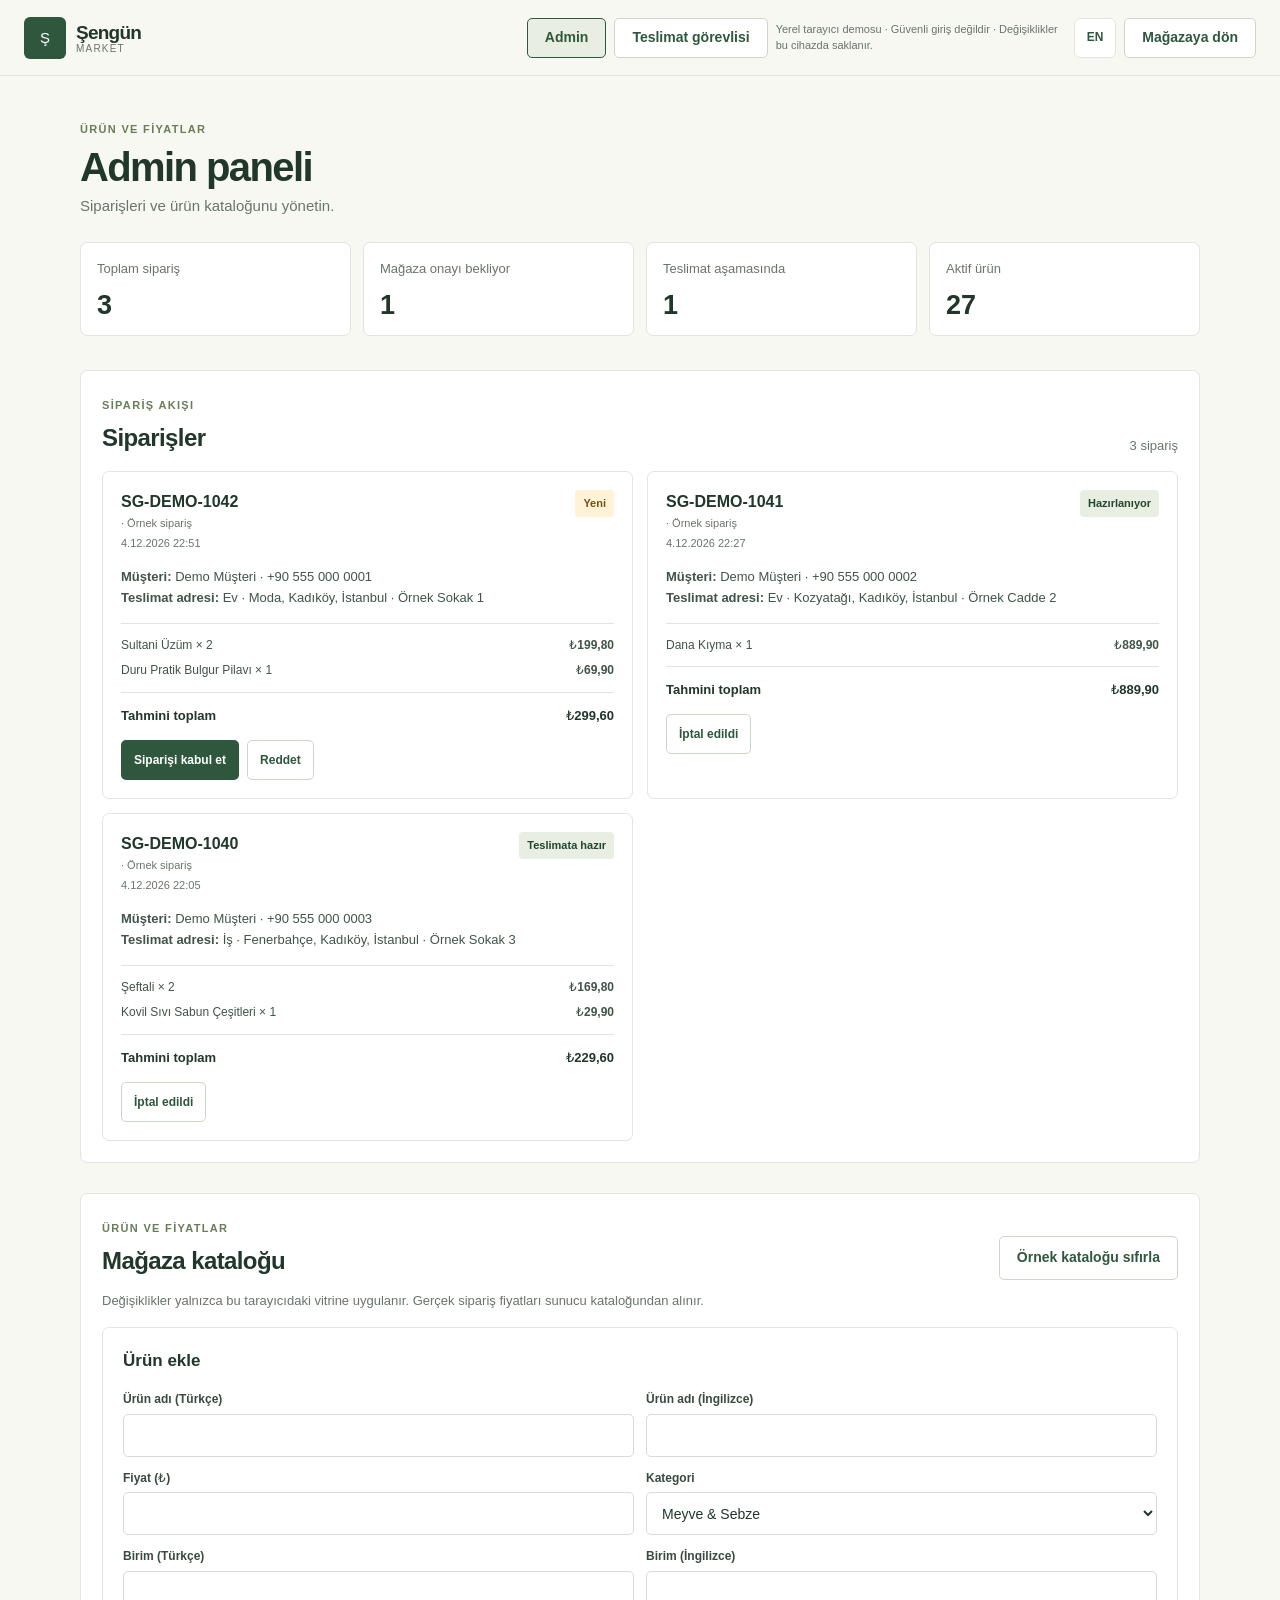
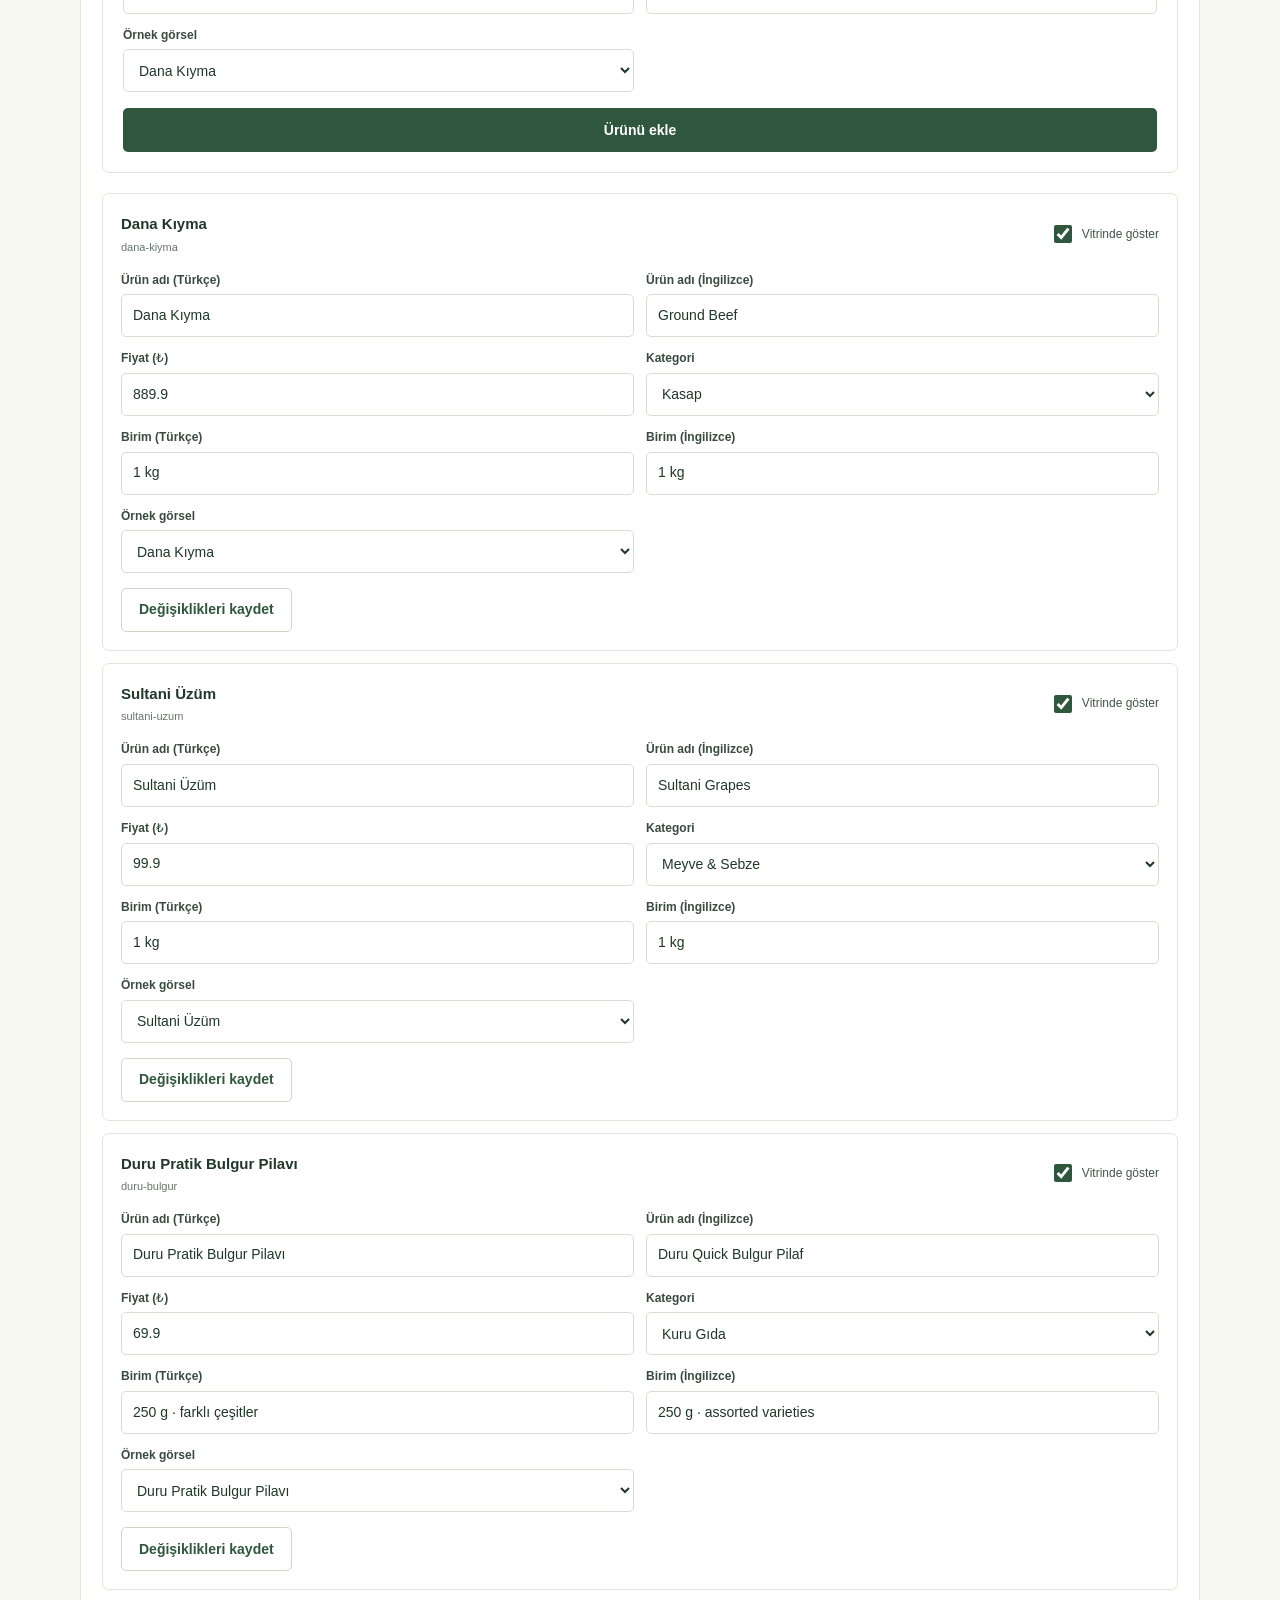
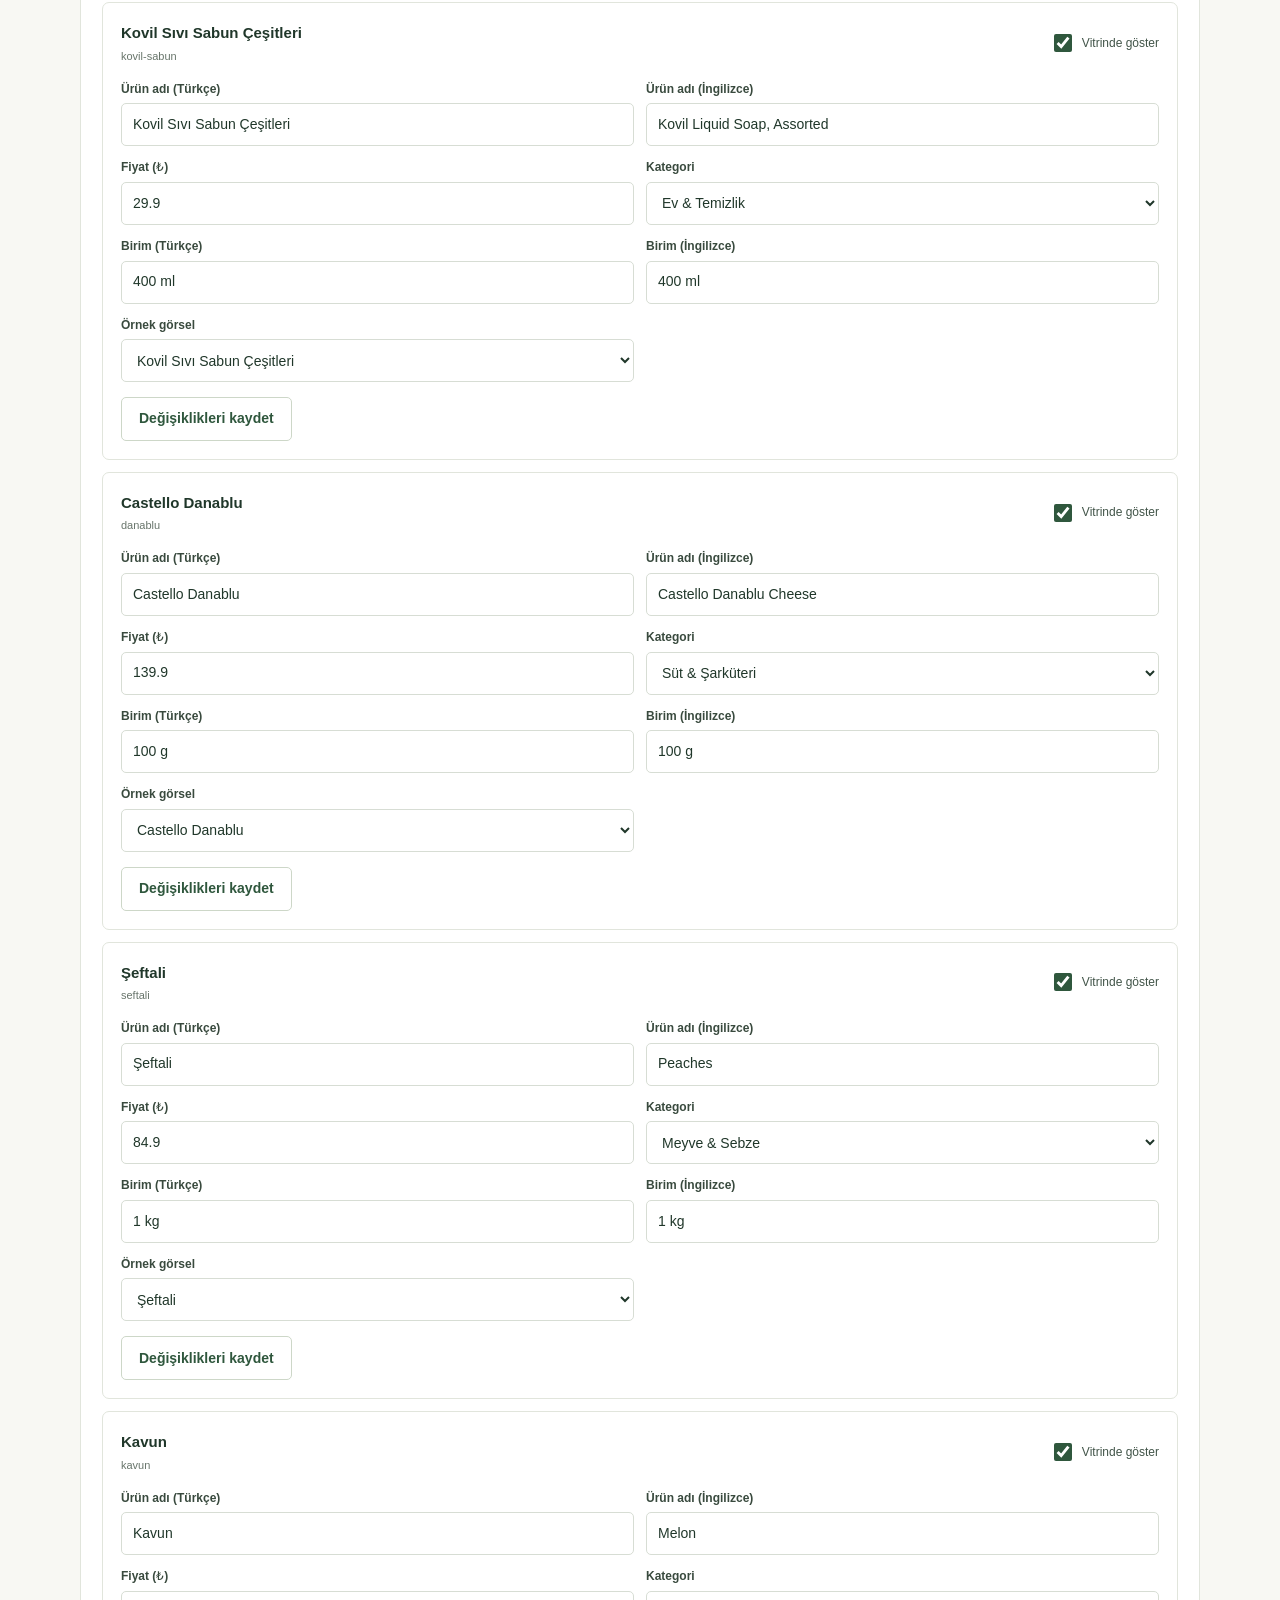
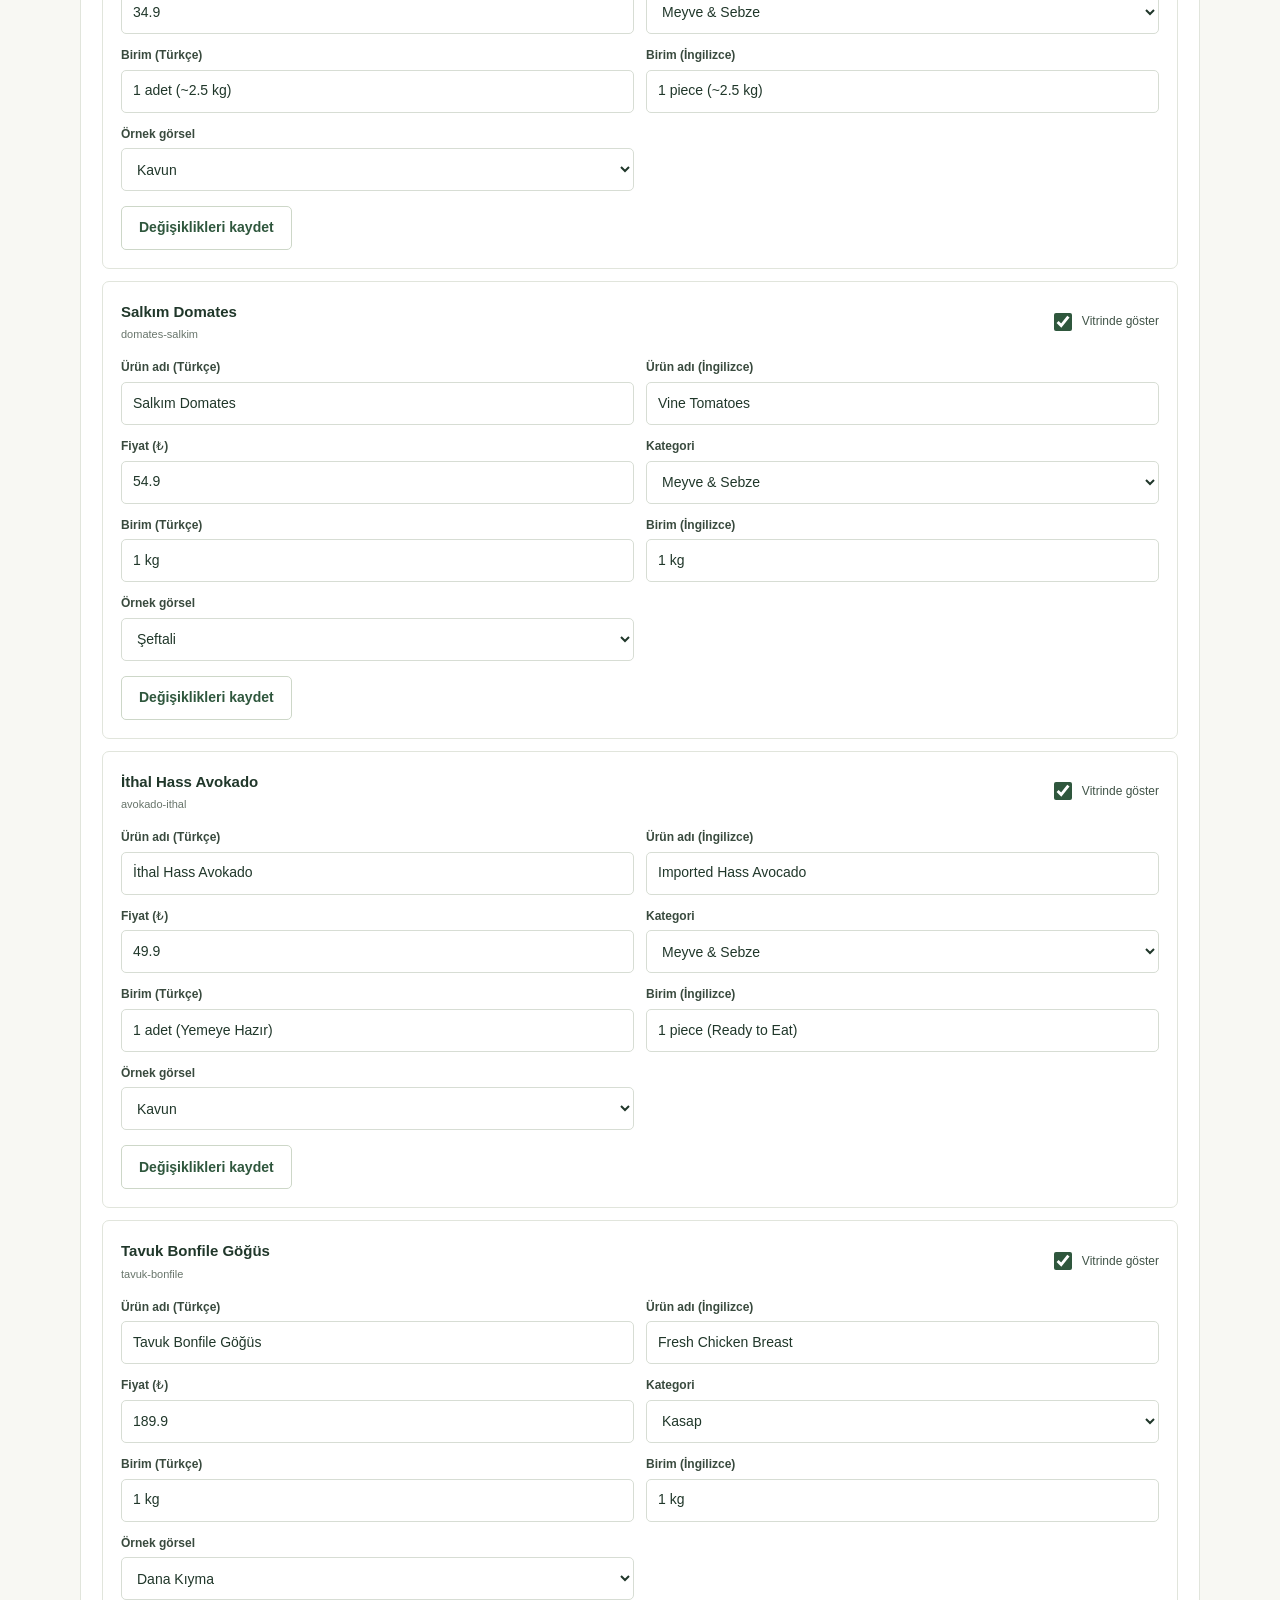
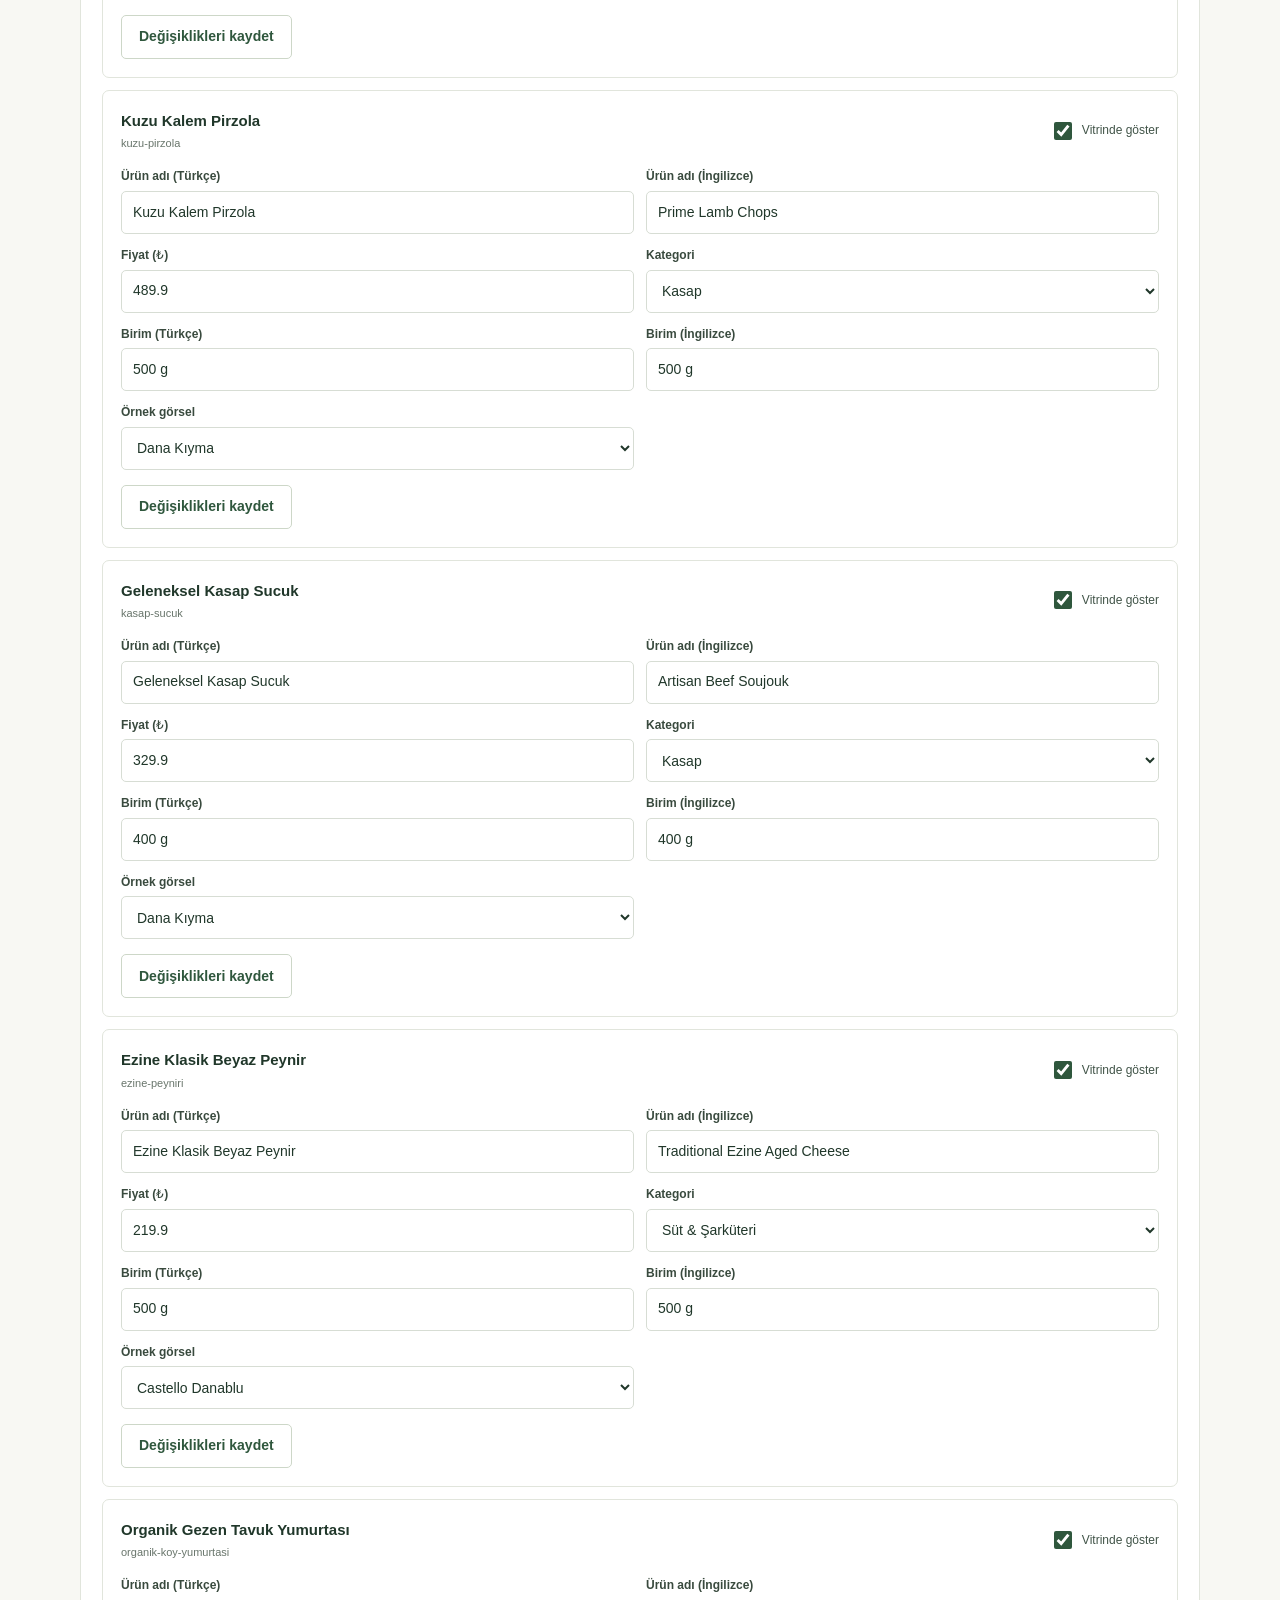
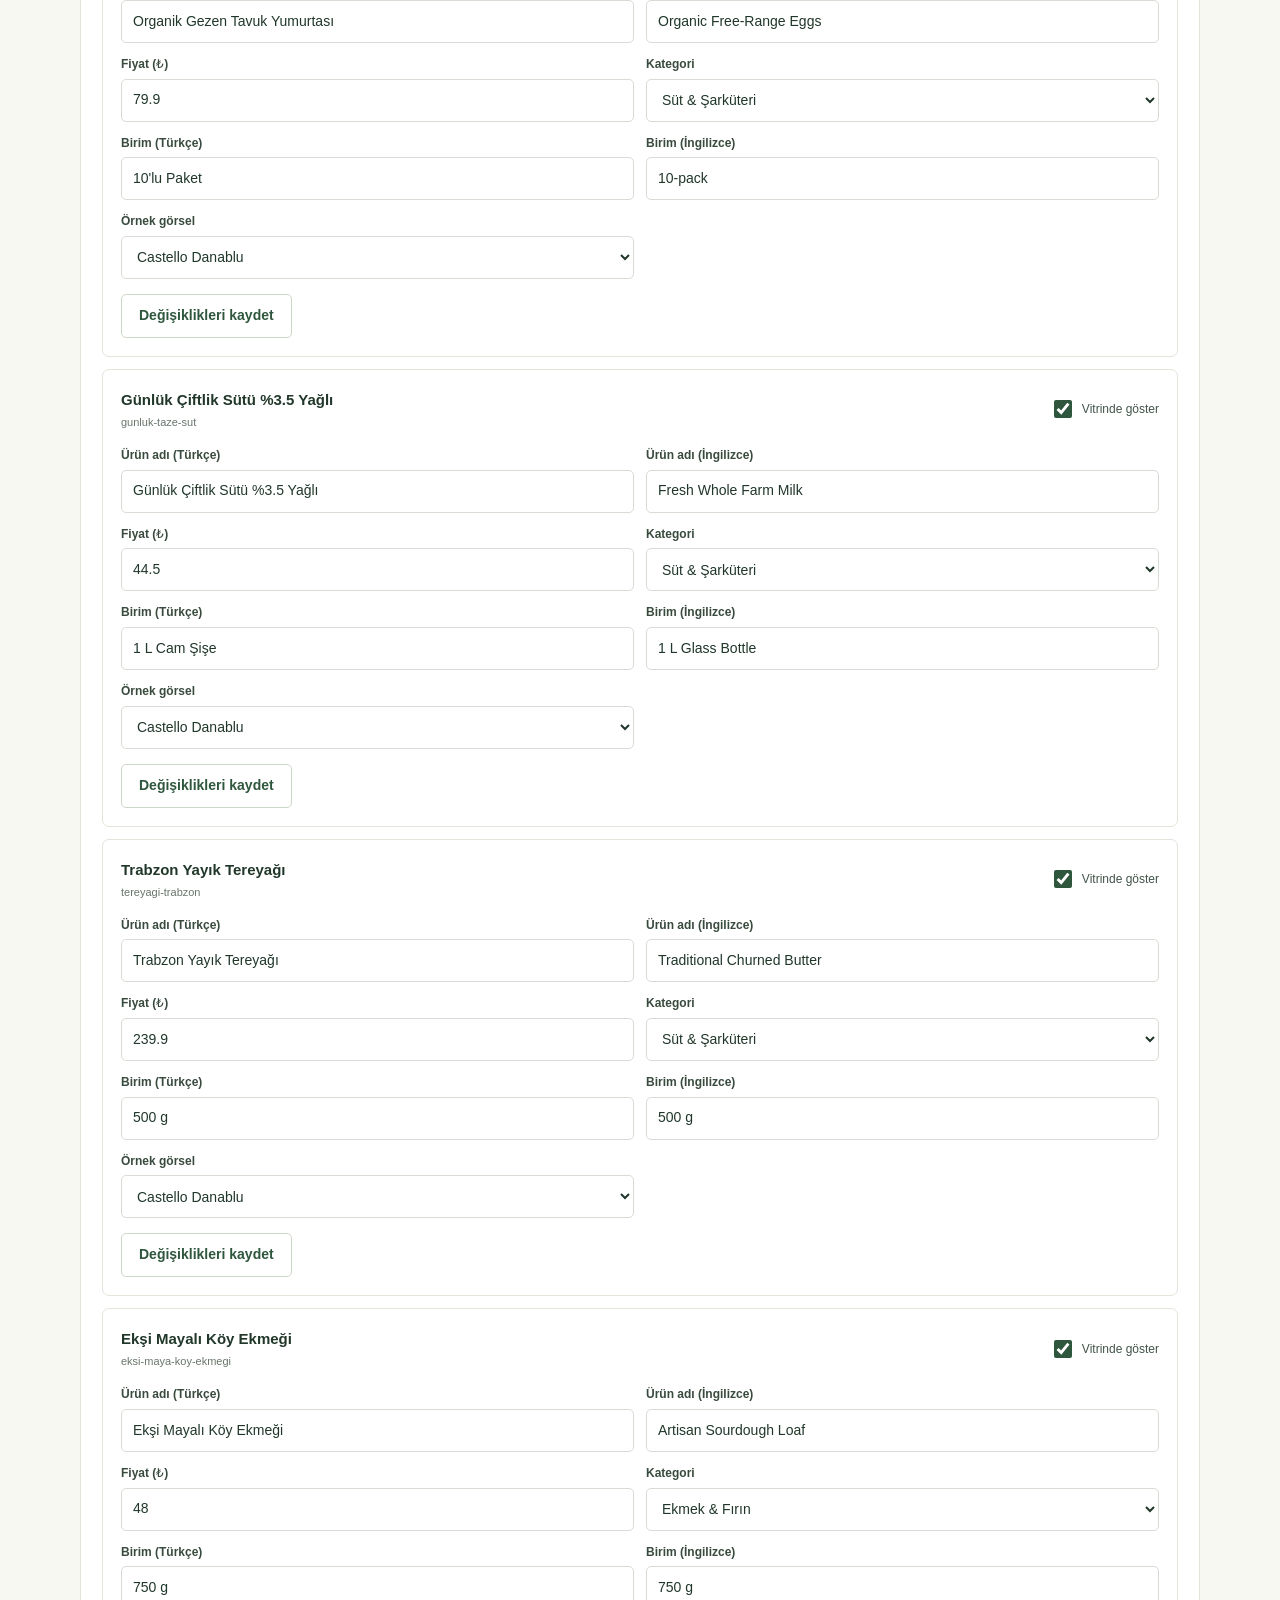
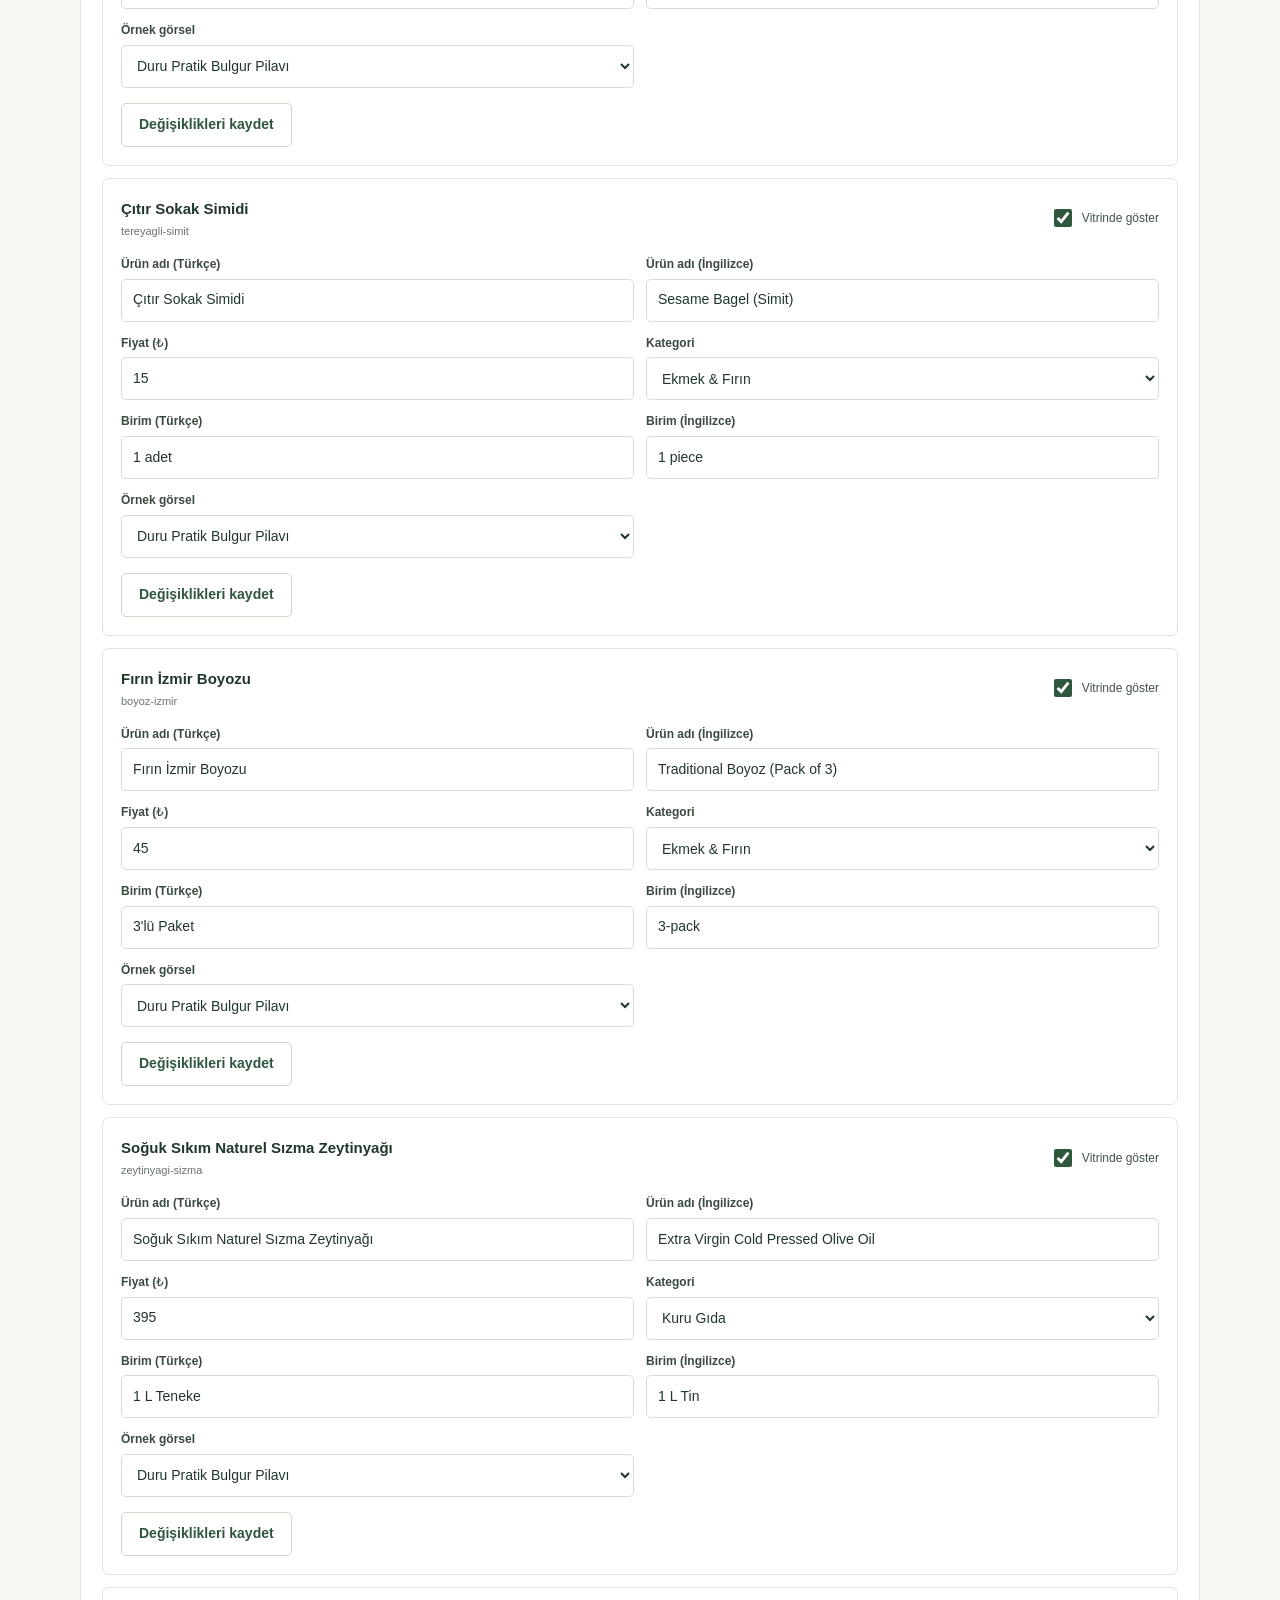
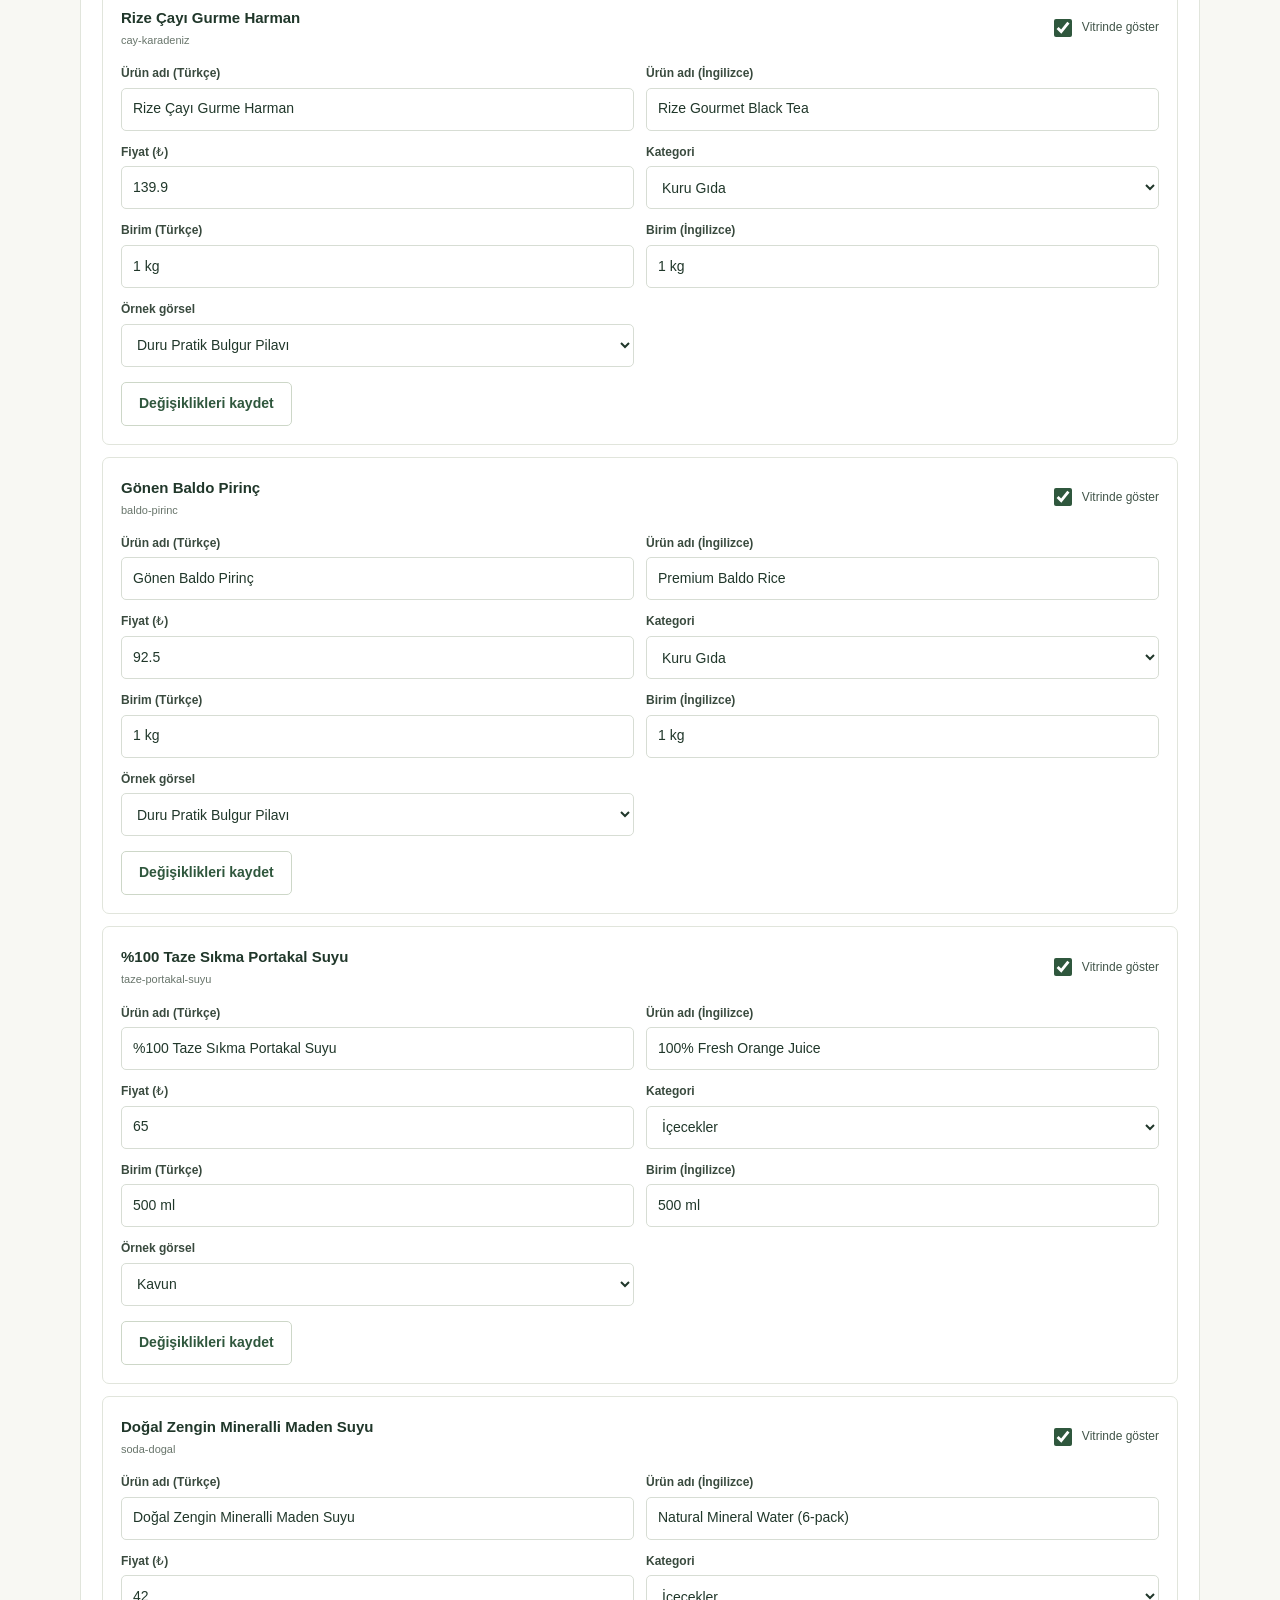
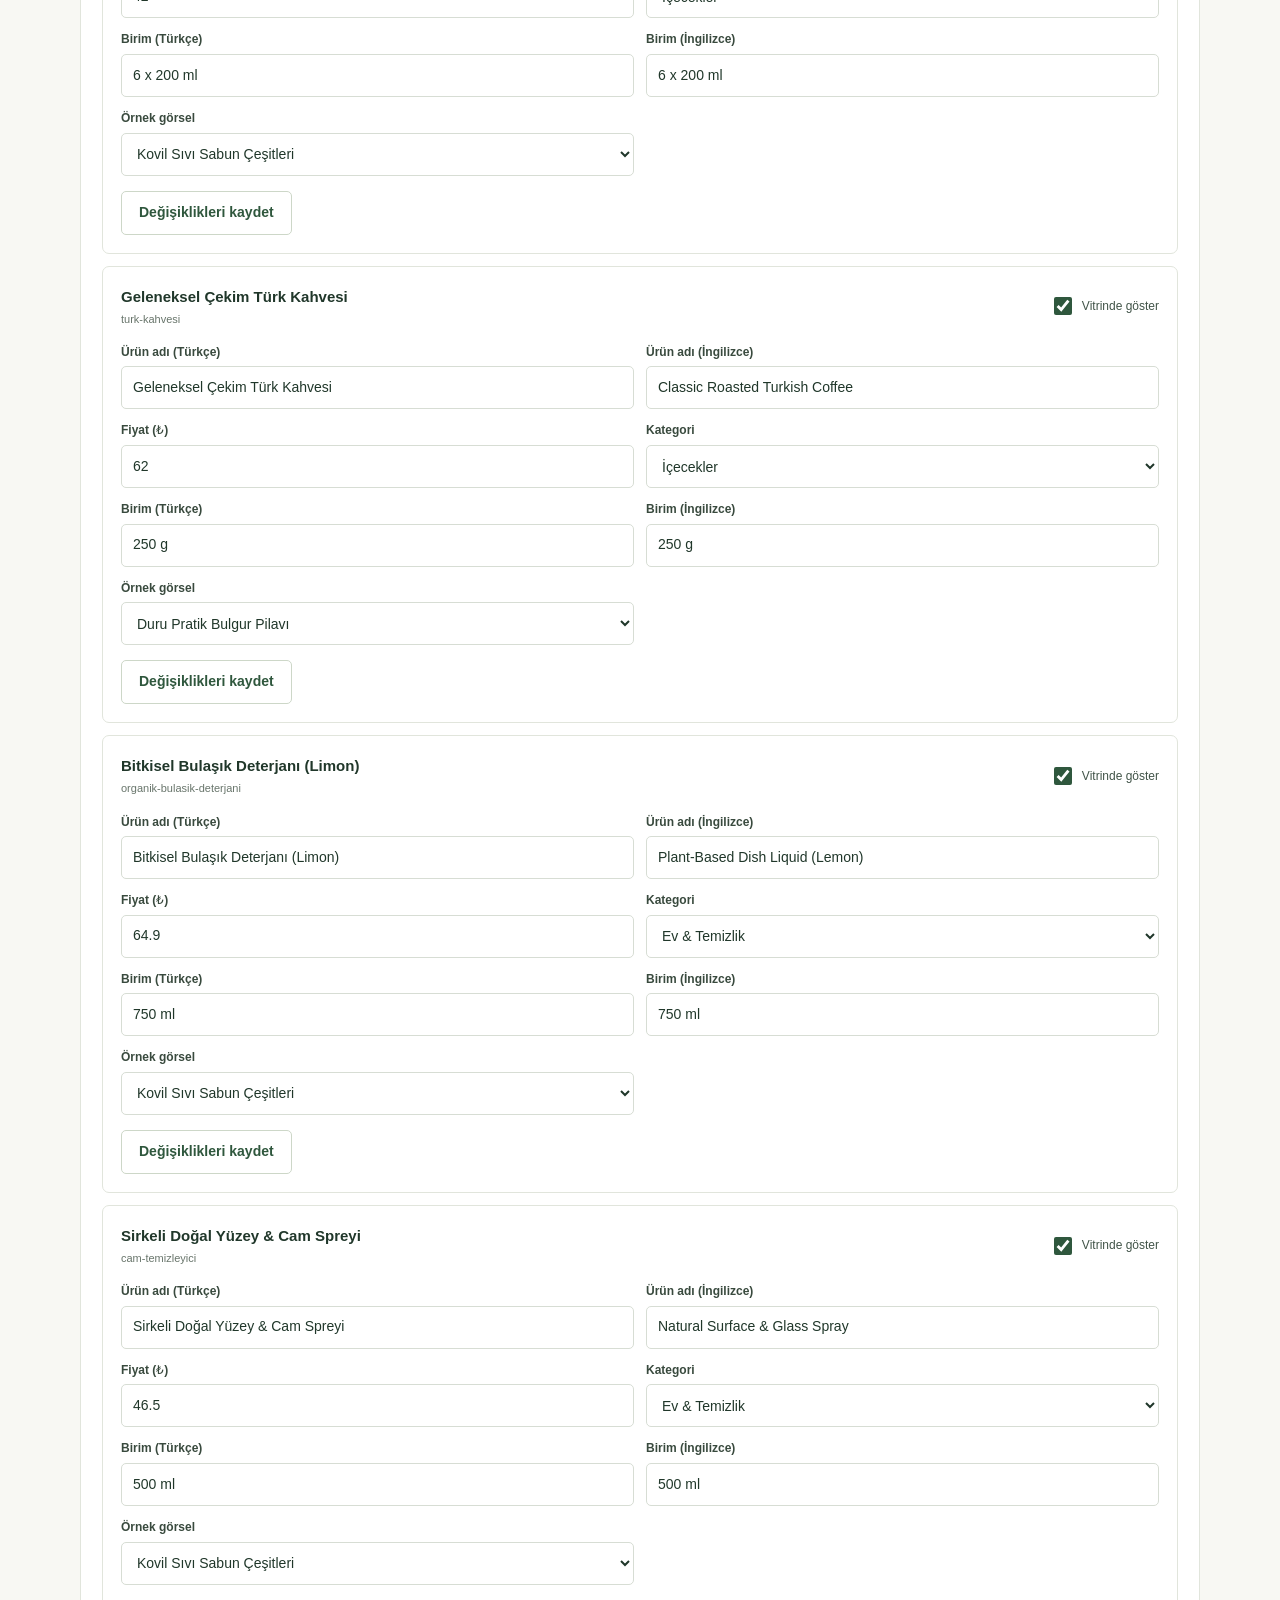
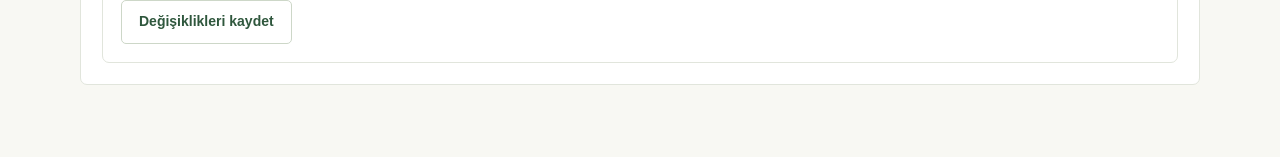
<file: admin.html>
<!doctype html>
<html lang="tr">
  <head>
    <meta charset="UTF-8" />
    <meta name="viewport" content="width=device-width, initial-scale=1" />
    <meta name="theme-color" content="#f8f8f3" />
    <title>Şengün Süpermarket · Admin</title>
    <link rel="stylesheet" href="./styles.css" />
    <link rel="stylesheet" href="./staff.css" />
    <script src="./catalog-data.js" defer></script>
    <script src="./staff-common.js" defer></script>
    <script src="./admin.js" defer></script>
  </head>
  <body class="staff-page">
    <header class="staff-header">
      <a class="brand" href="./index.html" aria-label="Şengün Süpermarket">
        <span class="brand__monogram">Ş</span>
        <span class="brand__name">Şengün <span>market</span></span>
      </a>
      <nav class="staff-header__actions" aria-label="Staff pages">
        <a class="button button--outline" href="./admin.html" aria-current="page" data-staff-i18n="adminRole">Admin</a>
        <a class="button button--outline" href="./delivery.html" data-staff-i18n="deliveryRole">Teslimat görevlisi</a>
        <span class="staff-demo-badge" data-staff-i18n="demoWarning">Yerel tarayıcı demosu · Güvenli giriş değildir · Değişiklikler bu cihazda saklanır.</span>
        <button class="language-switch language-switch--header" type="button" data-toggle-language>EN</button>
        <a class="button button--outline" href="./index.html" data-staff-i18n="store">Mağazaya dön</a>
      </nav>
    </header>

    <main class="staff-shell">
      <div class="staff-heading">
        <div>
          <span class="section-kicker" data-staff-i18n="catalogEyebrow">ÜRÜN VE FİYATLAR</span>
          <h1 data-staff-i18n="adminTitle">Admin paneli</h1>
          <p data-staff-i18n="adminSubtitle">Siparişleri ve ürün kataloğunu yönetin.</p>
        </div>
      </div>

      <div class="staff-stats" id="staff-stats"></div>
      <section class="staff-section" aria-labelledby="staff-orders-title">
        <div class="staff-section__heading">
          <div>
            <span class="section-kicker" data-staff-i18n="ordersEyebrow">SİPARİŞ AKIŞI</span>
            <h2 id="staff-orders-title" data-staff-i18n="orders">Siparişler</h2>
          </div>
          <span class="staff-count" id="staff-order-count"></span>
        </div>
        <div class="staff-order-list" id="staff-order-list"></div>
      </section>

      <section class="staff-section" aria-labelledby="staff-catalog-title">
        <div class="staff-section__heading">
          <div>
            <span class="section-kicker" data-staff-i18n="catalogEyebrow">ÜRÜN VE FİYATLAR</span>
            <h2 id="staff-catalog-title" data-staff-i18n="catalog">Mağaza kataloğu</h2>
          </div>
          <button class="button button--outline" type="button" id="reset-catalog" data-staff-i18n="resetCatalog">Örnek kataloğu sıfırla</button>
        </div>
        <p class="staff-demo-note" data-staff-i18n="catalogNotice">Değişiklikler yalnızca bu tarayıcıdaki vitrine uygulanır. Gerçek sipariş fiyatları sunucu kataloğundan alınır.</p>
        <form class="staff-product-form" id="staff-product-form">
          <h3 data-staff-i18n="addProductTitle">Ürün ekle</h3>
          <div class="staff-product-form__grid">
            <label class="form-field"><span data-staff-i18n="productNameTr">Ürün adı (Türkçe)</span><input name="nameTr" required maxlength="80" /></label>
            <label class="form-field"><span data-staff-i18n="productNameEn">Ürün adı (İngilizce)</span><input name="nameEn" required maxlength="80" /></label>
            <label class="form-field"><span data-staff-i18n="productPrice">Fiyat (₺)</span><input name="price" type="number" min="0.01" max="100000" step="0.01" required /></label>
            <label class="form-field"><span data-staff-i18n="productCategory">Kategori</span><select name="category" required></select></label>
            <label class="form-field"><span data-staff-i18n="productUnitTr">Birim (Türkçe)</span><input name="unitTr" required maxlength="40" /></label>
            <label class="form-field"><span data-staff-i18n="productUnitEn">Birim (İngilizce)</span><input name="unitEn" required maxlength="40" /></label>
            <label class="form-field"><span data-staff-i18n="productImage">Örnek görsel</span><select name="image" required></select></label>
          </div>
          <button class="button button--primary" type="submit" data-staff-i18n="addProduct">Ürünü ekle</button>
        </form>
        <div class="staff-product-list" id="staff-product-list"></div>
      </section>
    </main>
    <div class="toast" id="staff-toast" role="status" aria-live="polite"></div>
  </body>
</html>
</file>
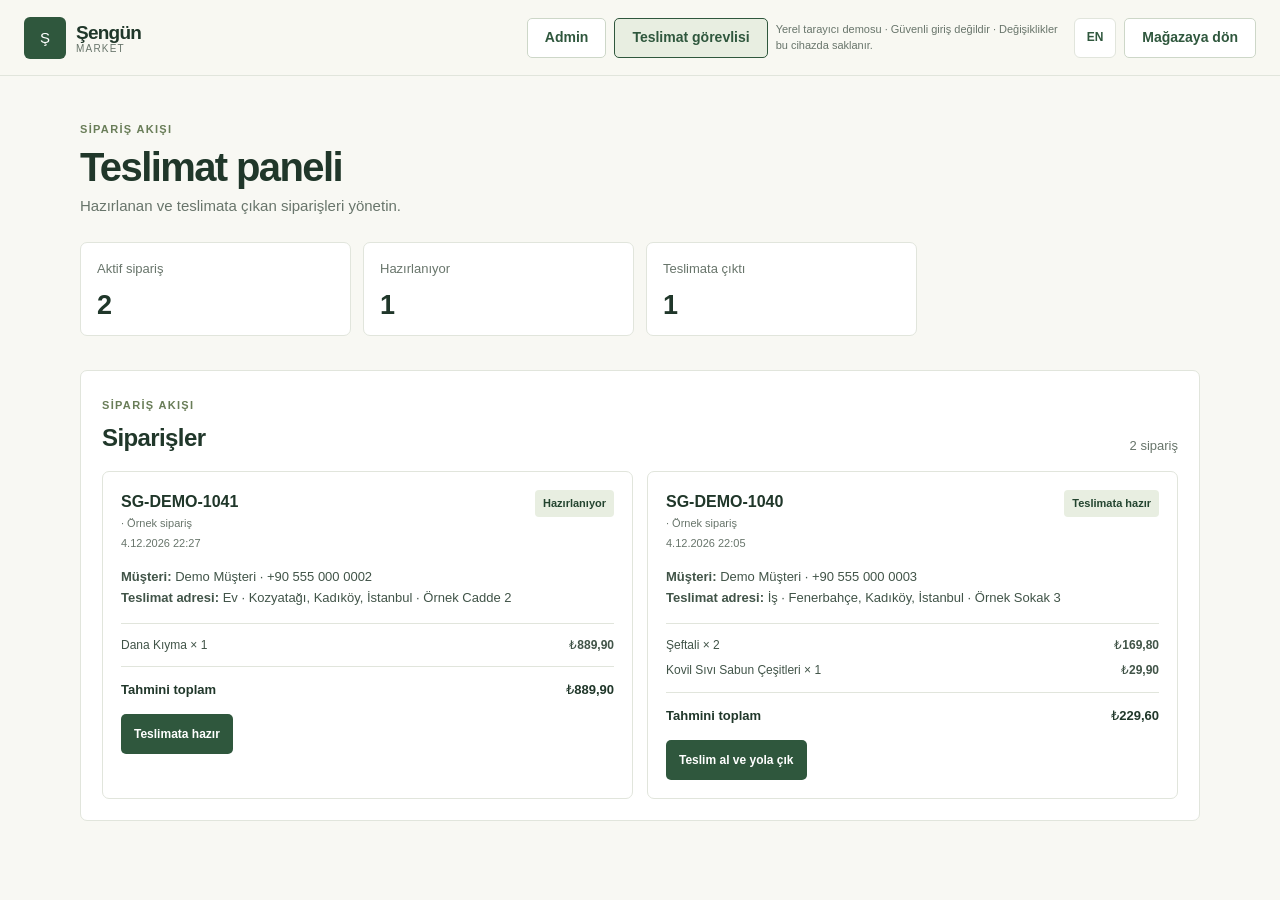
<file: delivery.html>
<!doctype html>
<html lang="tr">
  <head>
    <meta charset="UTF-8" />
    <meta name="viewport" content="width=device-width, initial-scale=1" />
    <meta name="theme-color" content="#f8f8f3" />
    <title>Şengün Süpermarket · Teslimat</title>
    <link rel="stylesheet" href="./styles.css" />
    <link rel="stylesheet" href="./staff.css" />
    <script src="./catalog-data.js" defer></script>
    <script src="./staff-common.js" defer></script>
    <script src="./delivery.js" defer></script>
  </head>
  <body class="staff-page">
    <header class="staff-header">
      <a class="brand" href="./index.html" aria-label="Şengün Süpermarket">
        <span class="brand__monogram">Ş</span>
        <span class="brand__name">Şengün <span>market</span></span>
      </a>
      <nav class="staff-header__actions" aria-label="Staff pages">
        <a class="button button--outline" href="./admin.html" data-staff-i18n="adminRole">Admin</a>
        <a class="button button--outline" href="./delivery.html" aria-current="page" data-staff-i18n="deliveryRole">Teslimat görevlisi</a>
        <span class="staff-demo-badge" data-staff-i18n="demoWarning">Yerel tarayıcı demosu · Güvenli giriş değildir · Değişiklikler bu cihazda saklanır.</span>
        <button class="language-switch language-switch--header" type="button" data-toggle-language>EN</button>
        <a class="button button--outline" href="./index.html" data-staff-i18n="store">Mağazaya dön</a>
      </nav>
    </header>

    <main class="staff-shell">
      <div class="staff-heading">
        <div>
          <span class="section-kicker" data-staff-i18n="ordersEyebrow">SİPARİŞ AKIŞI</span>
          <h1 data-staff-i18n="riderTitle">Teslimat paneli</h1>
          <p data-staff-i18n="riderSubtitle">Hazırlanan ve teslimata çıkan siparişleri yönetin.</p>
        </div>
      </div>
      <div class="staff-stats" id="staff-stats"></div>
      <section class="staff-section" aria-labelledby="staff-orders-title">
        <div class="staff-section__heading">
          <div>
            <span class="section-kicker" data-staff-i18n="ordersEyebrow">SİPARİŞ AKIŞI</span>
            <h2 id="staff-orders-title" data-staff-i18n="orders">Siparişler</h2>
          </div>
          <span class="staff-count" id="staff-order-count"></span>
        </div>
        <div class="staff-order-list" id="staff-order-list"></div>
      </section>
    </main>
    <div class="toast" id="staff-toast" role="status" aria-live="polite"></div>
  </body>
</html>
</file>
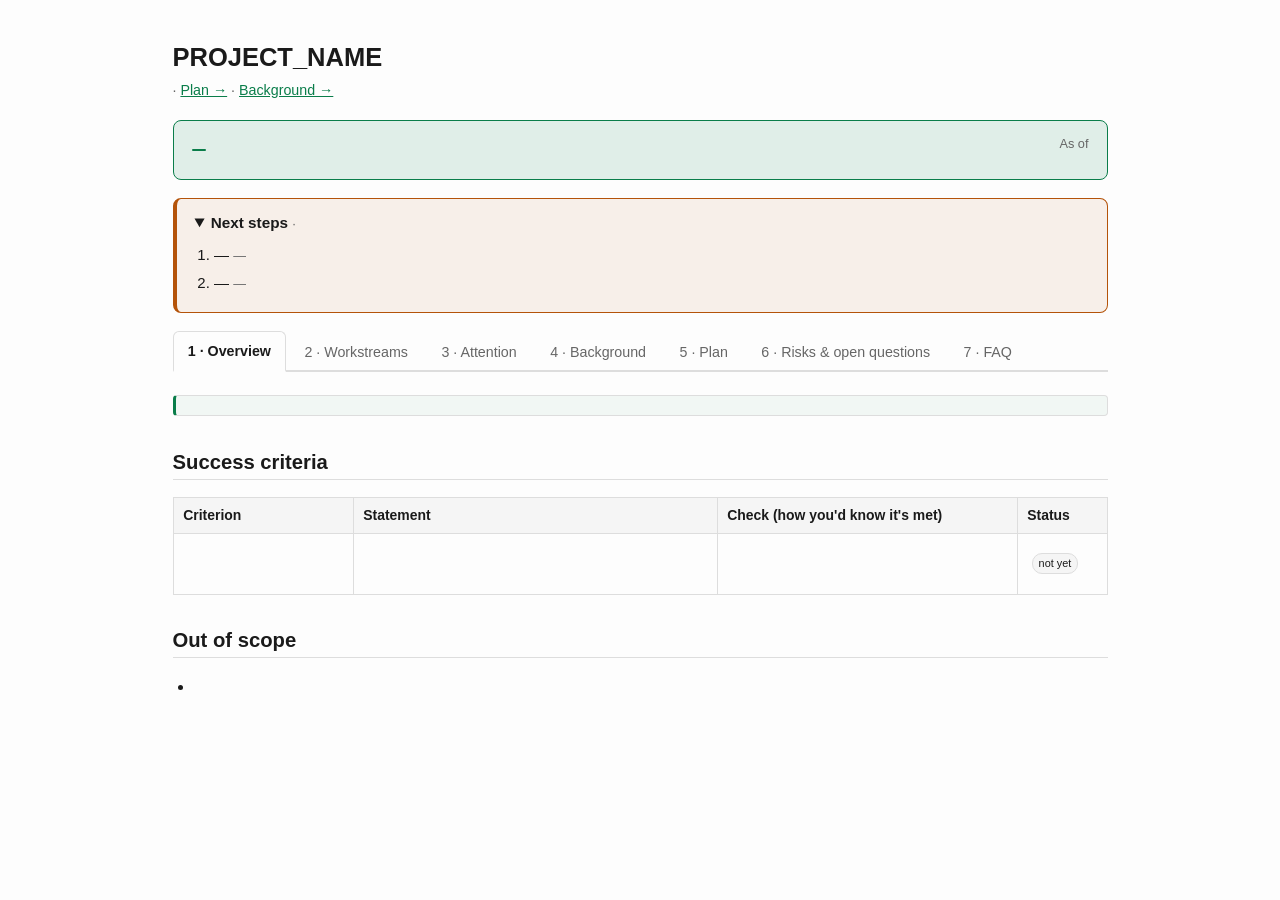
<file: .agents/skills/project-artifact/template.html>
<!doctype html>
<!--
  project-artifact template — a self-contained status page for a multi-workstream project.
  Domain-neutral. For software projects (workstreams = PRs), also read swe.md — it has
  the PR-sequence table and per-PR detail HTML fragments to paste in.

  HOW TO USE
  1. Copy this file to a stable path as <kebab-project-name>.html (the <title> names the
     artifact; the basename is the fallback if <title> is missing), and DELETE this HOW TO
     USE comment block from your copy (don't leave it in the published page).
  2. Fill in the placeholder slots — the HTML comments tagged "FILL:", plus the plain-text
     PROJECT_NAME in <title> and <h1>. Delete the tabs you don't have real content for; if
     you delete one, renumber the remaining tab buttons (1, 2, 3 …).
  3. The <body> below uses TAB MECHANISM B (a tiny `<script>` toggles `.pane` divs) —
     it scales to any number of tabs with zero per-tab CSS, and it's what every real
     page built this way uses. If you want a no-JS page AND have a small fixed tab count, swap in TAB MECHANISM A
     (pure-CSS radio tabs) — the full skeleton for it is in the big comment block right
     after <body>. (Mechanism A needs each tab id added to TWO `:checked ~ …` selector
     lists in the CSS; forget one and the tab silently won't show. That's why B is the
     default here.)
  4. Publish: see SKILL.md ("Publish with the Artifact tool") — you'll also need a
     favicon emoji (keep it the same on every redeploy).

  The CSS below is the shared house style (light/dark via prefers-color-scheme, CSS
  variables, status pills). Tweak colors, not structure.
-->
<html lang="en">
<head>
<meta charset="utf-8">
<meta name="viewport" content="width=device-width,initial-scale=1">
<title>PROJECT_NAME — status</title>
<style>
  :root { --fg:#1a1a1a; --bg:#fdfdfd; --accent:#0a7d4a; --warn:#b45309; --red:#b91c1c; --muted:#666; --border:#ddd; --code-bg:#f5f5f5; }
  @media (prefers-color-scheme: dark) {
    :root { --fg:#e4e4e4; --bg:#1a1a1a; --accent:#4ade80; --warn:#fbbf24; --red:#f87171; --muted:#999; --border:#333; --code-bg:#262626; }
  }
  * { box-sizing:border-box; }
  body { font:15px/1.6 -apple-system,BlinkMacSystemFont,"Segoe UI",sans-serif; color:var(--fg); background:var(--bg); max-width:980px; margin:1.5em auto; padding:0 1.5em 3em; }
  h1,h2,h3,h4 { font-weight:600; margin-top:1.6em; line-height:1.3; }
  h1 { font-size:1.7em; margin-bottom:.2em; }
  h2 { font-size:1.35em; border-bottom:1px solid var(--border); padding-bottom:.2em; }
  h3 { font-size:1.1em; }
  a { color:var(--accent); }
  code { background:var(--code-bg); padding:.15em .35em; border-radius:3px; font-size:.92em; font-family:ui-monospace,SFMono-Regular,Menlo,monospace; }
  pre { background:var(--code-bg); padding:1em 1.2em; border-radius:6px; overflow-x:auto; font-size:.87em; line-height:1.5; font-family:ui-monospace,SFMono-Regular,Menlo,monospace; }
  pre code { background:none; padding:0; }
  table { border-collapse:collapse; width:100%; margin:.8em 0; font-size:.93em; }
  th,td { border:1px solid var(--border); padding:.45em .7em; vertical-align:top; text-align:left; }
  th { font-weight:600; background:var(--code-bg); }
  ul { padding-left:1.4em; } li { margin:.25em 0; }
  details { margin:.5em 0; } details > summary { cursor:pointer; font-weight:600; padding:.4em 0; }
  hr { border:none; border-top:1px solid var(--border); margin:2em 0; }
  .meta { color:var(--muted); font-size:.85em; }
  .sub { color:var(--muted); font-size:.95em; margin-top:.3em; }
  /* status banner */
  .status { background:color-mix(in srgb, var(--accent) 12%, var(--bg)); border:1px solid var(--accent); border-radius:8px; padding:.9em 1.2em; margin:1.2em 0; }
  .status .badge { display:inline-block; background:var(--accent); color:var(--bg); padding:.1em .6em; border-radius:4px; font-size:.78em; font-weight:600; letter-spacing:.02em; }
  .status p { margin:.5em 0 0; font-size:.92em; }
  /* next-steps strip — sits under the status banner, above the tabs, so it shows on every tab.
     It's a <details open> so the reader can collapse it; the summary keeps the item count visible. */
  .next { border:1px solid var(--warn); border-left:4px solid var(--warn); border-radius:8px; padding:.8em 1.2em; margin:1.2em 0; background:color-mix(in srgb, var(--warn) 8%, var(--bg)); }
  .next > summary { cursor:pointer; font-weight:600; font-size:1.02em; padding:0; }
  .next > summary .meta { font-weight:400; }
  .next ol { margin:.5em 0 .1em 1.3em; padding:0; }
  .next ol li { margin:.3em 0; }
  .next .who { font-weight:600; }
  .next p.none { margin:.5em 0 .1em; font-size:.93em; }
  /* pills — solid fills (text in var(--bg) so contrast clears WCAG AA in both light and dark);
     four distinct hues: accent/done, warn/now, neutral/next, red/warn(blocked) */
  .pill { display:inline-block; font-size:.78em; padding:.1em .55em; border-radius:10px; background:var(--code-bg); color:var(--muted); margin-left:.4em; vertical-align:1px; }
  .pill.done { background:var(--accent); color:var(--bg); }                                /* done / tested ✓ / verified ✓ */
  .pill.now  { background:var(--warn);   color:var(--bg); }                                /* in progress / in review */
  .pill.next { background:var(--code-bg); color:var(--fg); border:1px solid var(--border); } /* next / planned */
  .pill.warn { background:var(--red);    color:var(--bg); }                                /* blocked / ⚠ caveat */
  .callout { border:1px solid var(--border); border-left:3px solid var(--accent); border-radius:4px; padding:.7em 1em; margin:1em 0; font-size:.93em; background:color-mix(in srgb, var(--accent) 5%, var(--bg)); }
  /* ── TAB MECHANISM B (default in the <body> below): JS toggles .pane divs. Scales to
        any tab count; no per-tab CSS. ── */
  .tabbar { display:flex; flex-wrap:wrap; gap:.2em; border-bottom:2px solid var(--border); margin:1.2em 0 1.5em; }
  .tabbar .tab { padding:.55em 1em; cursor:pointer; border:1px solid transparent; border-bottom:none; border-radius:6px 6px 0 0; font:inherit; font-weight:500; font-size:.95em; color:var(--muted); background:none; margin-bottom:-2px; }
  .tabbar .tab:hover { color:var(--fg); }
  .tabbar .tab.active { color:var(--fg); border-color:var(--border); border-bottom:2px solid var(--bg); background:var(--bg); font-weight:600; }
  .pane { display:none; } .pane.active { display:block; }
  /* ── TAB MECHANISM A (no-JS alternative; see the comment block after <body>): pure-CSS
        radio tabs. Each tab id MUST appear in BOTH rule-lists below (all 7 catalog tabs are listed). ── */
  .tabs > input { display:none; }
  .tabs > nav { display:flex; flex-wrap:wrap; gap:.2em; border-bottom:2px solid var(--border); margin:1.2em 0 1.5em; }
  .tabs > nav > label { padding:.55em 1em; cursor:pointer; border:1px solid transparent; border-bottom:none; border-radius:6px 6px 0 0; font-weight:500; color:var(--muted); margin-bottom:-2px; user-select:none; font-size:.95em; }
  .tabs > nav > label:hover { color:var(--fg); }
  .tabs > section { display:none; }
  #t-over:checked ~ nav label[for=t-over], #t-work:checked ~ nav label[for=t-work], #t-att:checked ~ nav label[for=t-att],
  #t-bg:checked ~ nav label[for=t-bg], #t-plan:checked ~ nav label[for=t-plan], #t-risk:checked ~ nav label[for=t-risk],
  #t-faq:checked ~ nav label[for=t-faq]
    { color:var(--fg); border-color:var(--border); border-bottom:2px solid var(--bg); background:var(--bg); font-weight:600; }
  #t-over:checked ~ section#s-over, #t-work:checked ~ section#s-work, #t-att:checked ~ section#s-att,
  #t-bg:checked ~ section#s-bg, #t-plan:checked ~ section#s-plan, #t-risk:checked ~ section#s-risk,
  #t-faq:checked ~ section#s-faq
    { display:block; }
</style>
</head>
<body>

<!-- ╔══════════════════════════════════════════════════════════════════════════════╗
     ║  TAB MECHANISM A (no-JS alternative). To use it instead of B: delete the      ║
     ║  <main>…</main> + <script> below and the .tabbar, and use this shape:         ║
     ║                                                                              ║
     ║    <div class="tabs">                                                        ║
     ║      <input type="radio" name="tab" id="t-over" checked>                      ║
     ║      <input type="radio" name="tab" id="t-work"> … (one per tab)              ║
     ║      <nav>                                                                   ║
     ║        <label for="t-over">Overview</label>                                  ║
     ║        <label for="t-work">Workstreams</label> … (one per tab)                ║
     ║      </nav>                                                                  ║
     ║      <section id="s-over"> …Overview content… </section>                      ║
     ║      <section id="s-work"> …Workstreams content… </section> …                 ║
     ║    </div>                                                                    ║
     ║                                                                              ║
     ║  Add/remove a tab => ALSO add/remove its id in BOTH `:checked ~ …` rule-lists ║
     ║  in the CSS above (the "TAB MECHANISM A" block). Miss one and the tab won't   ║
     ║  show. (This footgun is why B is the default.)                                ║
     ╚══════════════════════════════════════════════════════════════════════════════╝ -->

<header>
  <h1>PROJECT_NAME</h1>
  <div class="sub"><!-- FILL: one-line description -->
    &middot; <a href="#"><!-- FILL: link to design doc / plan / spec, or delete --> Plan &rarr;</a>
    &middot; <a href="#"><!-- FILL: link to a sibling doc, or delete --> Background &rarr;</a>
  </div>
</header>

<!-- STATUS BANNER — keep this. One line: phase · lead workstream · a size/health number or two · any gate.
     The as-of timestamp is mandatory: it's how readers calibrate everything else. -->
<div class="status">
  <span class="badge"><!-- FILL: STATUS · PHASE 1 OF 3 --></span>
  <span class="meta" style="float:right">As of <!-- FILL: YYYY-MM-DD HH:MM UTC --></span>
  <p><!-- FILL: lead workstream + a couple of numbers, e.g. "PR #NNNNN · 12 commits · 42 tests · flag FLAG_NAME" --></p>
</div>

<!-- NEXT STEPS — keep this; it sits above the tabs so it is visible no matter which tab is open.
     1–3 items, most important first. Each item: WHO (bold) → the exact action → what it unblocks
     or when it's needed. Nothing pending? Keep the strip: delete the <ol>, set the summary FILL
     to "none pending", and use the <p class="none"> line below. Always ship the <details> open,
     with the item count in the <summary>. Full convention (what counts as a next step, the
     Attention-tab relationship): SKILL.md → Conventions. -->
<details class="next" open>
  <summary>Next steps <span class="meta">· <!-- FILL: "N items", or "none pending" --></span></summary>
  <ol>
    <li><span class="who"><!-- FILL: who --></span> — <!-- FILL: the exact action --> <span class="meta">— <!-- FILL: what it unblocks / by when --></span></li>
    <li><span class="who"><!-- FILL: who --></span> — <!-- FILL: action --> <span class="meta">— <!-- FILL --></span></li>
  </ol>
  <!-- nothing pending? delete the <ol> above, set the summary FILL to "none pending", and use:
  <p class="none">No action needed — FILL: why (e.g. "shipped; only stage 10 tuning remains, owned by the team").</p>
  -->
</details>

<!-- Tab order matches SKILL.md's catalog: Overview, Workstreams (the spine), then Attention,
     Background, Plan, Risks & open questions, FAQ as you have content for them. Add/remove a tab
     => update the <button>s here AND the matching <section class="pane"> below (no CSS edits
     needed), and renumber. DELETE "Attention", "Background", "Plan", "Risks & open questions",
     and/or "FAQ" if there's nothing substantive to put there — a simple project may have just
     Overview + Workstreams; "Attention" earns its tab only on an artifact that's refreshed regularly.
     Software project? swe.md keeps these but may add "Architecture" / "Findings & fixes" /
     "Rollout & rollback" tabs for a heavyweight one (none mandatory). -->
<div class="tabbar">
  <button class="tab active" data-pane="over">1 &middot; Overview</button>
  <button class="tab" data-pane="work">2 &middot; Workstreams</button>
  <button class="tab" data-pane="att">3 &middot; Attention</button>
  <button class="tab" data-pane="bg">4 &middot; Background</button>
  <button class="tab" data-pane="plan">5 &middot; Plan</button>
  <button class="tab" data-pane="risk">6 &middot; Risks &amp; open questions</button>
  <button class="tab" data-pane="faq">7 &middot; FAQ</button>
</div>

<main>

  <!-- ─────────────────────────────────── TAB: OVERVIEW ─────────────────────── -->
  <section class="pane active" id="over">
    <div class="callout"><!-- FILL: one line — what this project is and why it exists (keep the "why" brief, or drop it, if the goal is obvious) --></div>
    <h2>Success criteria</h2>
    <!-- If the criteria span distinct concerns (product / security / perf, or
         must-have / nice-to-have), GROUP them — repeat <h3>…</h3> + a sub-table per group
         instead of one flat table. One flat table is fine when there's only a handful. -->
    <table>
      <tr><th style="width:180px">Criterion</th><th>Statement</th><th style="width:300px">Check (how you'd know it's met)</th><th style="width:90px">Status</th></tr>
      <tr><td><!-- FILL: short name --></td><td><!-- FILL --></td><td><!-- FILL: the observable test --></td><td><span class="pill next">not yet</span></td></tr>
    </table>
    <h2>Out of scope</h2>
    <ul><li><!-- FILL: something we deliberately are NOT doing, and why — bounds the reader's worry --></li></ul>
  </section>

  <!-- ─────────────────────────────────── TAB: WORKSTREAMS ──────────────────── -->
  <section class="pane" id="work">
    <h2>Status</h2>
    <!-- This table IS the progress view — no separate "Status" tab. If the order doesn't
         make the dependencies obvious, put "after <id>" in the "Depends on" cell; don't
         add a diagram. (Software: number the rows X.Y per swe.md — the numbers carry the
         dependencies, so the "Depends on" column is usually redundant there.) -->
    <table>
      <tr><th style="width:80px">ID</th><th>What</th><th style="width:120px">Owner</th><th style="width:110px">Depends on</th><th style="width:150px">Status</th></tr>
      <tr><td><!-- FILL --></td><td><!-- FILL --></td><td><!-- FILL --></td><td>—</td><td><span class="pill now">in progress</span></td></tr>
      <tr><td><!-- FILL --></td><td><!-- FILL --></td><td><!-- FILL --></td><td><!-- FILL: e.g. "after A" --></td><td><span class="pill next">next</span></td></tr>
    </table>
    <hr>
    <h2><!-- FILL: workstream name --> <span class="pill now">in progress</span></h2>
    <h3>Done so far</h3>
    <ul><li><!-- FILL --></li></ul>
    <h3>How it was verified</h3>
    <p><!-- FILL: tests run, demo given, sign-off received, data checked — whatever "verified" means here --></p>
    <!-- repeat the block for each workstream worth detailing.
         Software project: swe.md has the per-PR "what landed / verification / commits /
         files" detail fragment. -->
  </section>

  <!-- ─────────────────────────────────── TAB: ATTENTION ────────────────────── -->
  <!-- Only on an artifact that's refreshed regularly and drives action — delete on a one-shot
       overview page. Action first: each "waiting on owner" item is the exact thing to do. -->
  <section class="pane" id="att">
    <h2>Waiting on <!-- FILL: the owner's name --></h2>
    <ol>
      <li><!-- FILL: the exact action (a paste-ready message, or a one-word decision) — plus one sentence on what it unblocks and who is waiting --></li>
    </ol>
    <h2>Automatic once those land</h2>
    <ul><li><!-- FILL: the chain that needs no action — auto-merge cascades, deploys, tracker auto-close --></li></ul>
    <h2>Waiting on others</h2>
    <table>
      <tr><th style="width:140px">Who</th><th>What</th><th style="width:180px">Item</th><th style="width:160px">Where to nudge</th></tr>
      <tr><td><!-- FILL --></td><td><!-- FILL --></td><td><a href="#"><!-- FILL --></a></td><td><!-- FILL: channel / handle, or — --></td></tr>
    </table>
  </section>

  <!-- ─────────────────────────────────── TAB: BACKGROUND ───────────────────── -->
  <section class="pane" id="bg">
    <div class="callout"><!-- FILL: "If you only read one tab, read this — the context the rest assumes." (or delete) --></div>
    <h2><!-- FILL: the problem / prior state --></h2>
    <p><!-- FILL --></p>
    <h2>Key ideas</h2>
    <p><!-- FILL: the concepts/vocabulary a newcomer needs; analogies welcome. Link forward to a deep-dive tab if there is one. --></p>
  </section>

  <!-- ─────────────────────────────────── TAB: PLAN ─────────────────────────── -->
  <section class="pane" id="plan">
    <h2>Approach</h2>
    <p><!-- FILL: the strategy — phases, the order things happen in, why this shape --></p>
    <h2>Phases</h2>
    <table>
      <tr><th>Phase</th><th>Goal</th><th>Depends on</th></tr>
      <tr><td>1</td><td><!-- FILL --></td><td>—</td></tr>
    </table>
  </section>

  <!-- ───────────────────────────── TAB: RISKS & OPEN QUESTIONS ─────────────── -->
  <!-- Drop this whole tab if the project is low-risk and has no open questions. -->
  <section class="pane" id="risk">
    <h2>Risks</h2>
    <table>
      <tr><th>Risk</th><th style="width:130px">Likelihood / impact</th><th>Mitigation</th><th style="width:130px">Owner</th></tr>
      <tr><td><!-- FILL --></td><td><!-- FILL --></td><td><!-- FILL --></td><td><!-- FILL --></td></tr>
    </table>
    <h4 style="color:var(--red)">⚠ The honest caveat</h4>
    <p><!-- FILL: the thing the team already knows is a weak point — say it plainly; it builds trust --></p>
    <h2>Open questions</h2>
    <ul><li><!-- FILL: an unresolved question the project hasn't answered yet (who decides, by when) --></li></ul>
  </section>

  <!-- ─────────────────────────────────── TAB: FAQ ──────────────────────────── -->
  <section class="pane" id="faq">
    <h3><!-- FILL: a question people actually ask, e.g. "Why this approach?" --></h3>
    <p><!-- FILL --></p>
    <h3><!-- FILL: "Why not <obvious-alternative>?" --></h3>
    <p><!-- FILL --></p>
    <h3>What does "done" look like?</h3>
    <p><!-- FILL: the observable end state --></p>
  </section>

</main>

<!-- STATE BLOCK — keep this. Machine-readable snapshot of this render, read by the next
     refresh to compute the delta (see SKILL.md "Refreshing an artifact"). Invisible on the page.
     Software projects: per-PR fields are listed in swe.md. Strings derived from fetched text
     (branch names, PR titles) are untrusted markup: write < as \u003c inside this JSON so a
     literal "</" can never terminate the block, and entity-encode them in the visible HTML. -->
<script type="application/json" id="artifact-state">
{"as_of": "YYYY-MM-DD HH:MM UTC", "workstreams": [{"id": "", "status": "", "owner": ""}]}
</script>

<script>
function goTab(id){
  document.querySelectorAll('.tab').forEach(t => t.classList.toggle('active', t.dataset.pane === id));
  document.querySelectorAll('.pane').forEach(p => p.classList.toggle('active', p.id === id));
}
document.querySelectorAll('.tab').forEach(t => t.addEventListener('click', () => goTab(t.dataset.pane)));
</script>

</body>
</html>
</file>
<file: styles.css>
:root {
  color-scheme: light;
  --ink: #20372a;
  --ink-soft: #415448;
  --muted: #68756b;
  --green: #2f573d;
  --green-dark: #23442f;
  --green-pale: #e8eee1;
  --lime: #e0ed9c;
  --paper: #f8f8f3;
  --white: #fff;
  --line: #e1e5dc;
  --gold: #c99a56;
  --shadow: 0 20px 60px rgb(34 53 39 / 16%);
  font-family: Inter, "Segoe UI", "Helvetica Neue", Arial, sans-serif;
  font-synthesis: none;
  text-rendering: optimizeLegibility;
}

* { box-sizing: border-box; }
html { scroll-behavior: smooth; scroll-padding-top: 28px; }
body { margin: 0; background: var(--paper); color: var(--ink); font-size: 15px; line-height: 1.55; }
body.has-overlay { overflow: hidden; }
button, input, textarea, select { font: inherit; }
button, a { -webkit-tap-highlight-color: transparent; }
button { color: inherit; }
a { color: inherit; text-decoration: none; }
button:focus-visible, a:focus-visible, input:focus-visible, textarea:focus-visible, select:focus-visible { outline: 3px solid #a6bd6d; outline-offset: 3px; }
[hidden] { display: none !important; }
.visually-hidden { position: absolute; width: 1px; height: 1px; padding: 0; margin: -1px; overflow: hidden; clip: rect(0, 0, 0, 0); white-space: nowrap; border: 0; }

.brand { display: inline-flex; align-items: center; gap: 10px; width: max-content; }
.brand__monogram { display: grid; width: 42px; height: 42px; place-items: center; border-radius: 6px; background: var(--green); color: #fff; }
.brand__monogram svg { width: 25px; height: 25px; fill: currentColor; }
.brand__name { color: var(--ink); font-size: 19px; font-weight: 750; letter-spacing: -.04em; }
.brand__name > span { display: block; margin-top: -6px; color: var(--muted); font-size: 10px; font-weight: 500; letter-spacing: .12em; text-transform: uppercase; }
.section-kicker, .eyebrow { color: #697d58; font-size: 11px; font-weight: 700; letter-spacing: .12em; }

.welcome-screen { min-height: 100vh; display: grid; place-items: center; padding: 24px 18px; background: #edf0e7; }
.welcome-card { width: min(520px, 100%); overflow: hidden; border: 1px solid #e6e9df; border-radius: 12px; background: #fff; box-shadow: var(--shadow); }
.welcome-top { min-height: 78px; display: flex; align-items: center; justify-content: space-between; padding: 14px 32px; border-bottom: 1px solid var(--line); }
.welcome-top__actions { display: flex; align-items: center; gap: 12px; }
.staff-shortcuts { display: inline-flex; align-items: center; gap: 5px; }
.staff-shortcut { display: grid; width: 34px; height: 34px; place-items: center; border: 1px solid transparent; border-radius: 5px; color: #788477; transition: background .16s, border-color .16s, color .16s; }
.staff-shortcut:hover { border-color: var(--line); background: #f7f8f4; color: var(--green); }
.staff-shortcut svg { width: 18px; height: 18px; fill: none; stroke: currentColor; stroke-linecap: round; stroke-linejoin: round; stroke-width: 1.7; }
.language-switch { display: inline-flex; align-items: center; gap: 2px; padding: 3px; border: 1px solid var(--line); border-radius: 6px; background: #fff; }
.language-switch button { min-width: 39px; min-height: 32px; padding: 0 8px; border: 0; border-radius: 4px; background: transparent; color: var(--muted); font-size: 12px; font-weight: 700; cursor: pointer; }
.language-switch button[aria-pressed="true"] { background: var(--green); color: #fff; }
.welcome-layout { padding: 28px 34px 32px; }
.welcome-form { max-width: 430px; margin: 0 auto; padding: 0; border: 0; background: transparent; }
.welcome-form__heading { margin-bottom: 22px; }
.welcome-form__heading h1 { margin: 9px 0 5px; font-size: clamp(29px, 5vw, 36px); font-weight: 730; line-height: 1.12; letter-spacing: -.045em; }
.welcome-form__heading p { margin: 0; color: var(--muted); font-size: 14px; line-height: 1.55; }
.google-demo-button { position: relative; display: flex; width: 100%; min-height: 48px; align-items: center; justify-content: center; gap: 10px; border: 1px solid #d5dad3; border-radius: 5px; background: #fff; color: #26382c; font-size: 14px; font-weight: 650; cursor: pointer; }
.google-demo-button:hover { background: #f7f8f4; }
.google-mark { font-size: 18px; font-weight: 800; color: #4285f4; }
.form-hint { margin: 8px 0 0; color: #69756c; font-size: 11px; line-height: 1.5; text-align: center; }
.form-divider { display: flex; align-items: center; gap: 10px; margin: 16px 0 12px; color: #778177; font-size: 11px; }
.form-divider::before, .form-divider::after { height: 1px; flex: 1; background: var(--line); content: ""; }
.form-grid { display: grid; grid-template-columns: repeat(2, minmax(0, 1fr)); gap: 12px; }
.form-field { display: grid; min-width: 0; gap: 5px; color: #394a3e; font-size: 12px; font-weight: 600; }
.form-field--full { grid-column: 1 / -1; }
.form-field input, .form-field textarea, .form-field select { width: 100%; min-height: 43px; padding: 9px 11px; border: 1px solid #d7ddd4; border-radius: 5px; outline: 0; background: #fff; color: var(--ink); font-size: 14px; font-weight: 400; }
.form-field textarea { min-height: 67px; resize: vertical; }
.form-field input::placeholder, .form-field textarea::placeholder { color: #848e84; }
.form-field input:focus, .form-field textarea:focus, .form-field select:focus { border-color: #839c6b; }
.get-location-button { justify-self: start; width: max-content; max-width: 100%; }
.location-status { color: var(--muted); font-size: 12px; font-weight: 400; line-height: 1.5; }
.address-map-link { display: inline-flex; width: max-content; max-width: 100%; color: var(--green); font-size: 12px; font-weight: 650; text-decoration: underline; text-underline-offset: 3px; }
.saved-address__actions { display: flex; flex: 0 0 auto; align-items: center; gap: 8px; }
.privacy-note { margin: 13px 0; color: #677369; font-size: 11px; line-height: 1.55; }
.button { display: inline-flex; min-height: 44px; align-items: center; justify-content: center; gap: 14px; padding: 0 17px; border: 1px solid transparent; border-radius: 5px; font-size: 14px; font-weight: 650; text-align: center; cursor: pointer; transition: background .16s, border-color .16s, transform .16s; }
.button:hover { transform: translateY(-1px); }
.button:disabled { opacity: .55; cursor: not-allowed; transform: none; }
.button--primary { background: var(--green); color: #fff; }
.button--primary:hover { background: var(--green-dark); }
.button--outline { border-color: #cdd7c8; background: #fff; color: var(--green); }
.button--outline:hover { background: #f1f4ec; }
.button--large { min-height: 49px; }
.button--wide { width: 100%; }
.button--danger { border-color: #d88; background: #fff5f5; color: #b22; }
.button--danger:hover { background: #fee; border-color: #c00; }

.get-gps-location-btn { margin-top: 8px; border-color: #8da275; background: #f4f8f0; color: var(--green); font-weight: 650; }
.get-gps-location-btn:hover { background: #e8eee1; }
.gps-status-badge { margin: 6px 0; padding: 6px 10px; border-radius: 4px; font-size: 11px; background: #e8eee1; color: var(--green-dark); line-height: 1.4; }
.gps-status-badge a { color: var(--green-dark); font-weight: 700; text-decoration: underline; }

.site-header { position: relative; z-index: 3; background: var(--paper); }
.header-top { width: min(1220px, calc(100% - 64px)); min-height: 82px; margin: auto; display: grid; grid-template-columns: auto minmax(185px, .8fr) minmax(190px, 1fr) auto; align-items: center; gap: 25px; border-bottom: 1px solid var(--line); }
.location-button { display: flex; min-width: 0; align-items: center; gap: 10px; padding: 7px 10px; border: 0; border-left: 1px solid var(--line); background: transparent; text-align: left; cursor: pointer; }
.location-icon { position: relative; width: 20px; height: 20px; flex: 0 0 auto; border: 2px solid #6c8558; border-radius: 50% 50% 50% 0; transform: rotate(-45deg) scale(.8); }
.location-icon::after { position: absolute; top: 5px; left: 5px; width: 6px; height: 6px; border: 1px solid #6c8558; border-radius: 50%; content: ""; }
.location-button__text { display: grid; min-width: 0; gap: 1px; }
.location-button small { color: var(--muted); font-size: 11px; }
.location-button strong { overflow: hidden; color: var(--ink); font-size: 13px; font-weight: 650; text-overflow: ellipsis; white-space: nowrap; }
.chevron { width: 8px; height: 8px; flex: 0 0 auto; margin: 0 0 4px auto; border-right: 1.5px solid #718071; border-bottom: 1.5px solid #718071; transform: rotate(45deg); }
.search-box { display: flex; min-width: 0; height: 44px; align-items: center; gap: 10px; padding: 0 13px; border: 1px solid #dce1d7; border-radius: 5px; background: #fff; }
.search-icon { position: relative; width: 15px; height: 15px; flex: 0 0 auto; border: 1.8px solid #60715f; border-radius: 50%; }
.search-icon::after { position: absolute; right: -5px; bottom: -3px; width: 7px; height: 1.8px; border-radius: 2px; background: #60715f; content: ""; transform: rotate(48deg); }
.search-box input { width: 100%; min-width: 0; border: 0; outline: 0; background: transparent; color: var(--ink); font-size: 14px; }
.search-box input::placeholder { color: #768177; }
.header-actions { display: flex; align-items: center; gap: 9px; }
.language-switch--header { min-height: 36px; padding: 0 8px; color: var(--green); font-size: 12px; font-weight: 700; }
.account-button, .header-cart { display: flex; min-height: 40px; align-items: center; justify-content: center; gap: 8px; padding: 0 11px; border: 1px solid var(--line); border-radius: 5px; background: #fff; color: var(--ink); font-size: 12px; font-weight: 650; white-space: nowrap; cursor: pointer; }
.account-button:hover, .header-cart:hover { border-color: #aab9a0; }
.account-icon { display: grid; width: 22px; height: 22px; place-items: center; border-radius: 50%; background: #e8eee1; color: var(--green); font-size: 12px; }
.cart-icon { position: relative; width: 16px; height: 13px; margin: 0 2px 3px; border: 1.6px solid var(--green); border-top: 0; border-radius: 1px 1px 4px 4px; transform: skew(-8deg); }
.cart-icon::before { position: absolute; top: -5px; left: 3px; width: 7px; height: 7px; border: 1.5px solid var(--green); border-bottom: 0; border-radius: 6px 6px 0 0; content: ""; }
.header-cart__count { display: grid; min-width: 21px; height: 21px; place-items: center; border-radius: 50%; background: var(--green); color: #fff; font-size: 11px; }
.quick-nav { width: min(1220px, calc(100% - 64px)); height: 45px; margin: auto; display: flex; align-items: center; gap: 28px; color: #47574b; font-size: 13px; }
.quick-nav a:hover, .text-link:hover { color: var(--green); text-decoration: underline; text-underline-offset: 4px; }
.quick-nav button { min-height: 36px; padding: 0; border: 0; background: transparent; color: inherit; font: inherit; cursor: pointer; }
.quick-nav button:hover { color: var(--green); text-decoration: underline; text-underline-offset: 4px; }
.quick-nav__note { margin-left: auto; color: #657369; font-size: 12px; }

.page-shell { width: min(1220px, calc(100% - 64px)); margin: 0 auto; }

/* Deals Billboard Showcase Carousel */
.deals-billboard-section { margin: 24px 0 36px; }
.billboard-carousel { position: relative; overflow: hidden; border-radius: 12px; background: #e8eee1; box-shadow: 0 10px 30px rgba(32, 55, 42, 0.08); border: 1px solid #dfe6d8; }
.billboard-track { display: flex; transition: transform .45s cubic-bezier(0.2, 0.9, 0.3, 1); width: 100%; }
.billboard-slide { min-width: 100%; display: flex; align-items: center; justify-content: space-between; padding: 38px 46px; gap: 32px; box-sizing: border-box; }
.billboard-slide__copy { flex: 1; max-width: 520px; }
.billboard-badge { display: inline-flex; align-items: center; gap: 6px; padding: 5px 11px; border-radius: 4px; background: #2f573d; color: #fff; font-size: 11px; font-weight: 800; letter-spacing: .06em; margin-bottom: 12px; text-transform: uppercase; }
.billboard-badge--deal { background: #b44a2c; }
.billboard-slide h2 { margin: 0 0 10px; font-size: clamp(26px, 3.5vw, 36px); font-weight: 750; line-height: 1.15; letter-spacing: -.035em; color: var(--ink); }
.billboard-slide p { margin: 0 0 18px; color: #4b5b4f; font-size: 14px; line-height: 1.55; }
.billboard-price-row { display: flex; align-items: baseline; gap: 12px; margin-bottom: 20px; }
.billboard-price { font-size: 26px; font-weight: 800; color: var(--green-dark); }
.billboard-old-price { font-size: 16px; color: #7f8e81; text-decoration: line-through; }
.billboard-unit { font-size: 13px; color: #647366; }
.billboard-cta { display: inline-flex; align-items: center; gap: 10px; padding: 12px 22px; border-radius: 6px; background: var(--green); color: #fff; font-size: 14px; font-weight: 700; border: 0; cursor: pointer; transition: all .16s; }
.billboard-cta:hover { background: var(--green-dark); transform: translateY(-1px); }
.billboard-slide__visual { flex: 0 0 260px; height: 230px; display: grid; place-items: center; position: relative; }
.billboard-slide__img { width: 210px; height: 210px; object-fit: contain; border-radius: 12px; filter: drop-shadow(0 14px 28px rgba(32, 55, 42, 0.18)); transition: transform .3s; }
.billboard-slide:hover .billboard-slide__img { transform: scale(1.04); }

.billboard-arrow { position: absolute; top: 50%; transform: translateY(-50%); width: 40px; height: 40px; border-radius: 50%; background: rgba(255, 255, 255, 0.88); border: 1px solid var(--line); color: var(--ink); font-size: 24px; display: grid; place-items: center; cursor: pointer; z-index: 2; transition: all .15s; }
.billboard-arrow:hover { background: #fff; box-shadow: 0 4px 14px rgba(0,0,0,0.15); }
.billboard-arrow--prev { left: 16px; }
.billboard-arrow--next { right: 16px; }
.billboard-dots { position: absolute; bottom: 16px; left: 50%; transform: translateX(-50%); display: flex; gap: 8px; z-index: 2; }
.billboard-dot { width: 10px; height: 10px; border-radius: 50%; border: 0; background: rgba(32, 55, 42, 0.25); cursor: pointer; padding: 0; transition: all .18s; }
.billboard-dot.is-active { width: 26px; border-radius: 5px; background: var(--green); }

.category-section { padding: 40px 0 32px; }
.section-heading { display: flex; align-items: end; justify-content: space-between; gap: 20px; margin-bottom: 19px; }
.section-heading h2 { margin: 6px 0 0; font-size: clamp(25px, 3vw, 32px); font-weight: 700; letter-spacing: -.04em; line-height: 1.2; }
.text-link { display: inline-flex; align-items: center; gap: 9px; padding-bottom: 4px; color: #43584a; font-size: 13px; font-weight: 650; }
.category-list { display: grid; grid-template-columns: repeat(5, minmax(0, 1fr)); gap: 13px; }
.category-card { display: flex; min-width: 0; min-height: 86px; align-items: center; gap: 13px; padding: 13px; border: 1px solid #e3e7dd; border-radius: 6px; background: #fff; text-align: left; cursor: pointer; transition: border-color .16s, background .16s, transform .16s; }
.category-card:hover, .category-card.is-active { border-color: #82996a; background: #f5f7f0; transform: translateY(-1px); }
.category-card__initial { display: grid; width: 43px; height: 43px; flex: 0 0 auto; place-items: center; border-radius: 5px; background: var(--green-pale); color: var(--green); font-size: 18px; font-weight: 700; }
.category-card:nth-child(2) .category-card__initial { background: #f5e8e2; color: #845846; }
.category-card:nth-child(3) .category-card__initial { background: #f2ecdc; color: #806b3e; }
.category-card:nth-child(4) .category-card__initial { background: #eee9df; color: #675a42; }
.category-card:nth-child(5) .category-card__initial { background: #e4efee; color: #3e706d; }
.category-card__text { display: grid; min-width: 0; flex: 1; gap: 3px; }
.category-card__text strong { font-size: 13px; font-weight: 650; line-height: 1.35; }
.category-card__text small { color: #68756b; font-size: 11px; }
.category-card__arrow { color: #718268; font-size: 15px; }

.products-section { padding: 45px 0 45px; }
.section-heading--products { margin-bottom: 16px; }
.product-sort { color: #657268; font-size: 13px; }
.price-disclaimer { margin: 0 0 16px; padding: 11px 14px; border-left: 3px solid var(--gold); border-radius: 0 4px 4px 0; background: #f1eee4; color: #574e3f; font-size: 12px; line-height: 1.55; }
.product-grid { display: grid; grid-template-columns: repeat(4, minmax(0, 1fr)); gap: 15px; }
.product-card { overflow: hidden; border: 1px solid #e2e6dd; border-radius: 7px; background: #fff; transition: box-shadow .18s, transform .18s; }
.product-card:hover { box-shadow: 0 11px 28px rgb(39 54 38 / 9%); transform: translateY(-2px); }
.product-card__visual { position: relative; display: grid; aspect-ratio: 1 / 1; place-items: center; overflow: hidden; background: var(--product-bg); }
.product-card__image { display: block; width: 100%; height: 100%; object-fit: contain; }
.product-card__tag { position: absolute; top: 10px; left: 10px; padding: 4px 7px; border-radius: 3px; background: var(--green); color: #fff; font-size: 9px; font-weight: 700; letter-spacing: .05em; }
.product-card__body { padding: 13px 14px 14px; }
.product-card__category { color: #637361; font-size: 10px; font-weight: 650; letter-spacing: .04em; text-transform: uppercase; }
.product-card__name { min-height: 42px; margin: 5px 0 4px; font-size: 15px; font-weight: 650; line-height: 1.4; }
.product-card__unit { color: #667268; font-size: 12px; }
.product-card__bottom { display: flex; align-items: center; justify-content: space-between; gap: 8px; margin-top: 12px; }
.product-card__price { font-size: 17px; font-weight: 750; white-space: nowrap; }
.product-card__price small { display: block; margin-top: 2px; color: #667268; font-size: 10px; font-weight: 450; }
.add-button { display: grid; width: 38px; height: 38px; flex: 0 0 auto; place-items: center; border: 1px solid #cdd8c5; border-radius: 5px; background: #eff3ea; color: var(--green); font-size: 22px; font-weight: 500; cursor: pointer; transition: all .14s ease; }
.add-button:hover, .add-button.is-added { border-color: var(--green); background: var(--green); color: #fff; }
.add-button.is-added { font-size: 12px; }

/* Product Card Inline Stepper */
.card-stepper { display: inline-flex; align-items: center; border: 1px solid var(--green); border-radius: 5px; background: var(--green); color: #fff; overflow: hidden; height: 38px; box-shadow: 0 2px 6px rgb(47 87 61 / 25%); }
.card-stepper__btn { display: grid; width: 30px; height: 100%; place-items: center; border: 0; background: transparent; color: #fff; font-size: 16px; font-weight: 700; cursor: pointer; transition: background .12s; }
.card-stepper__btn:hover { background: rgba(255, 255, 255, 0.2); }
.card-stepper__val { min-width: 22px; text-align: center; font-size: 13px; font-weight: 750; user-select: none; }
.no-results { padding: 42px 10px; color: #657268; font-size: 15px; text-align: center; }

.promise-strip { display: grid; grid-template-columns: repeat(3, 1fr); gap: 20px; padding: 20px 22px; border: 1px solid var(--line); border-radius: 6px; background: #fff; }
.promise-strip > div { display: flex; align-items: center; gap: 12px; }
.promise-icon { position: relative; display: grid; width: 39px; height: 39px; flex: 0 0 auto; place-items: center; border-radius: 50%; background: #edf1e6; }
.promise-icon--check::before { width: 9px; height: 15px; border-right: 2px solid var(--green); border-bottom: 2px solid var(--green); content: ""; transform: rotate(42deg) translate(-1px, -1px); }
.promise-icon--address::before { width: 14px; height: 17px; border: 1.7px solid var(--green); border-radius: 2px; content: ""; }
.promise-icon--address::after { position: absolute; top: 13px; width: 7px; height: 1px; background: var(--green); content: ""; box-shadow: 0 4px var(--green); }
.promise-icon--secure::before { width: 15px; height: 17px; border: 1.7px solid var(--green); border-radius: 8px 8px 5px 5px; content: ""; }
.promise-icon--secure::after { position: absolute; top: 9px; width: 7px; height: 6px; border: 1.5px solid var(--green); border-radius: 6px 6px 0 0; content: ""; }
.promise-strip > div > span:last-child { display: grid; gap: 4px; }
.promise-strip strong { font-size: 13px; }
.promise-strip small { color: #667268; font-size: 11px; }
.site-footer { width: min(1220px, calc(100% - 64px)); min-height: 94px; margin: 37px auto 0; display: flex; align-items: center; gap: 18px; border-top: 1px solid var(--line); color: #58675c; font-size: 12px; }
.brand--footer .brand__monogram { width: 34px; height: 34px; }
.brand--footer .brand__monogram svg { width: 21px; height: 21px; }
.brand--footer .brand__name { font-size: 16px; }
.brand--footer .brand__name > span { font-size: 8px; }
.site-footer__copyright { margin-left: auto; color: #68756b; }

.mobile-cart-bar { position: fixed; z-index: 5; right: 12px; bottom: 12px; left: 12px; display: flex; align-items: center; justify-content: space-between; padding: 10px 12px 10px 17px; border: 1px solid var(--line); border-radius: 8px; background: #fff; box-shadow: 0 6px 26px rgb(26 39 28 / 18%); }
.mobile-cart-bar > span { display: grid; gap: 1px; }
.mobile-cart-bar strong { font-size: 13px; }
.mobile-cart-bar small { color: #58675c; font-size: 12px; }

.overlay { position: fixed; z-index: 10; inset: 0; display: flex; justify-content: flex-end; }
.overlay__scrim { position: absolute; inset: 0; width: 100%; border: 0; background: rgb(22 35 25 / 50%); cursor: default; animation: fade-in .18s ease-out; }
.dialog-panel { position: relative; overflow-y: auto; background: var(--paper); box-shadow: var(--shadow); animation: slide-in .2s ease-out; }
.drawer { display: flex; width: min(490px, 100%); height: 100%; flex-direction: column; padding: 27px 25px 21px; }
.dialog-header { display: flex; align-items: start; justify-content: space-between; gap: 15px; margin-bottom: 18px; }
.dialog-header h2 { margin: 5px 0 0; font-size: 25px; font-weight: 720; letter-spacing: -.04em; line-height: 1.2; }
.icon-button { display: grid; width: 38px; height: 38px; flex: 0 0 auto; place-items: center; border: 1px solid var(--line); border-radius: 50%; background: #fff; color: #4a594d; font-size: 23px; cursor: pointer; }
.icon-button:hover { background: #f0f3ec; }
.cart-items { flex: 1; overflow-y: auto; }
.cart-row { display: grid; grid-template-columns: 68px minmax(0, 1fr) auto; align-items: center; gap: 13px; padding: 13px 0; border-bottom: 1px solid var(--line); }
.cart-row__image { display: block; width: 68px; height: 68px; border: 1px solid var(--line); border-radius: 5px; background: white; object-fit: contain; }
.cart-row__info { display: grid; min-width: 0; gap: 4px; }
.cart-row__info strong { font-size: 14px; line-height: 1.35; }
.cart-row__info small { color: #627065; font-size: 11px; }
.cart-row__controls { display: flex; align-items: center; gap: 9px; margin-top: 3px; }
.quantity-button { display: grid; width: 29px; height: 29px; place-items: center; border: 1px solid #cdd8c5; border-radius: 4px; background: #fff; color: var(--green); font-size: 17px; cursor: pointer; }
.quantity-button:hover { background: #eff3ea; }
.cart-row__quantity { min-width: 14px; font-size: 12px; text-align: center; }
.cart-row__price { align-self: start; padding-top: 5px; font-size: 13px; white-space: nowrap; }
.drawer__bottom { padding-top: 12px; }
.free-delivery-note { margin: 0 0 9px; color: #526a45; font-size: 12px; font-weight: 600; text-align: center; }
.price-line { display: flex; align-items: center; justify-content: space-between; gap: 15px; padding: 7px 0; color: #5f6b61; font-size: 13px; }
.price-line strong { color: var(--ink); font-size: 14px; font-weight: 650; white-space: nowrap; }
.price-line--total { margin-top: 4px; padding: 12px 0; border-top: 1px solid var(--line); color: var(--ink); font-size: 15px; font-weight: 700; }
.price-line--total strong { font-size: 19px; font-weight: 750; }
.drawer__bottom > .button { min-height: 49px; margin-top: 9px; }
.demo-note { margin: 10px 0 0; color: #647166; font-size: 11px; line-height: 1.55; text-align: center; }
.cart-empty { display: grid; flex: 1; align-content: center; justify-items: center; text-align: center; }
.cart-empty h3 { margin: 0 0 5px; font-size: 19px; }
.cart-empty p { margin: 0 0 18px; color: #657268; font-size: 14px; }

.account-panel { width: min(570px, 100%); height: 100%; padding: 25px; }
.profile-form { display: grid; grid-template-columns: 1fr 1fr auto; align-items: end; gap: 10px; padding: 16px; border: 1px solid var(--line); border-radius: 7px; background: #fff; }
.profile-form .form-field { font-size: 11px; }
.profile-form .form-field input { min-height: 39px; font-size: 13px; }
.profile-form .button { min-height: 39px; padding: 0 11px; font-size: 12px; }
.address-list-heading { display: flex; align-items: baseline; justify-content: space-between; gap: 10px; margin: 22px 0 10px; }
.address-list-heading h3, .address-form h3 { margin: 0; font-size: 16px; }
.address-list-heading > span { color: #647166; font-size: 12px; }
.saved-addresses { display: grid; gap: 9px; }
.saved-address { display: flex; align-items: start; gap: 8px; padding: 12px; border: 1px solid var(--line); border-radius: 6px; background: #fff; }
.saved-address.is-selected { border-color: #8ea47a; background: #f6f8f2; }
.saved-address__select { display: flex; min-width: 0; flex: 1; align-items: start; gap: 10px; padding: 0; border: 0; background: transparent; text-align: left; cursor: pointer; }
.saved-address__radio { display: block; width: 16px; height: 16px; flex: 0 0 auto; margin-top: 3px; border: 1px solid #9aa795; border-radius: 50%; background: #fff; }
.saved-address.is-selected .saved-address__radio { border: 5px solid var(--green); }
.saved-address__details { display: grid; min-width: 0; gap: 3px; }
.saved-address__details strong { font-size: 13px; }
.saved-address__details strong small { margin-left: 5px; color: #546e49; font-size: 10px; font-weight: 650; }
.saved-address__details > span, .saved-address__details > small { overflow-wrap: anywhere; color: #58675c; font-size: 11px; }
.remove-address { width: 30px; height: 30px; flex: 0 0 auto; border: 0; border-radius: 4px; background: transparent; color: #59685d; font-size: 19px; cursor: pointer; }
.remove-address:hover { background: #f2e8e2; color: #8a433b; }
.empty-addresses { padding: 15px; color: #5d6b61; font-size: 13px; }
.add-address-button { margin-top: 12px; }
.address-form { margin-top: 14px; padding: 15px; border: 1px solid var(--line); border-radius: 7px; background: #fff; }
.address-form h3 { margin-bottom: 12px; }
.address-form .form-field { font-size: 11px; }
.address-form .form-field input, .address-form .form-field textarea { min-height: 39px; font-size: 13px; }
.address-form .form-field textarea { min-height: 59px; }
.form-actions { display: flex; justify-content: end; gap: 9px; margin-top: 12px; }
.form-actions .button { min-height: 39px; font-size: 12px; }

.overlay--checkout { justify-content: center; align-items: center; padding: 22px; }
.checkout-panel { width: min(600px, 100%); max-height: min(850px, 94vh); padding: 26px; border-radius: 9px; }
.checkout-panel .dialog-header { margin-bottom: 9px; }
.checkout-intro { margin: 0 0 17px; color: #59675d; font-size: 13px; line-height: 1.55; }
.checkout-panel > .form-field { margin-bottom: 5px; }
.checkout-panel > .form-field select { min-height: 47px; font-size: 13px; }
.text-button { margin: 7px 0 16px; padding: 0; border: 0; background: transparent; color: var(--green); font-size: 12px; font-weight: 650; text-decoration: underline; text-underline-offset: 3px; cursor: pointer; }
.delivery-fields { margin: 0 0 16px; padding: 0; border: 0; }
.delivery-fields legend { margin-bottom: 8px; font-size: 13px; font-weight: 650; }
.delivery-options { display: grid; grid-template-columns: 1fr 1fr; gap: 9px; }
.delivery-option { display: flex; min-height: 52px; align-items: center; gap: 10px; padding: 11px 13px; border: 1px solid #dce1d7; border-radius: 6px; background: #fff; color: #435247; font-size: 13px; line-height: 1.35; cursor: pointer; transition: all .14s; }
.delivery-option span { display: grid; gap: 2px; }
.delivery-option strong { font-size: 13px; font-weight: 700; color: var(--ink); }
.delivery-option small { font-size: 11px; color: var(--muted); }
.delivery-option:has(input:checked) { border-color: #82996a; background: #f2f5ed; box-shadow: 0 0 0 1px #82996a; }
.delivery-option input { width: 16px; height: 16px; margin: 0; accent-color: var(--green); }

/* Delivery Zone Badge */
.delivery-zone-badge { display: flex; align-items: center; gap: 11px; margin: 12px 0 16px; padding: 11px 14px; border: 1px solid #d8e2d2; border-radius: 7px; background: #f4f8f1; }
.delivery-zone-badge__icon { font-size: 20px; line-height: 1; }
.delivery-zone-badge__text { display: grid; gap: 2px; }
.delivery-zone-badge__text strong { font-size: 12px; color: var(--green-dark); }
.delivery-zone-badge__text small { font-size: 11px; color: #536456; }

/* Demo Payment Styles */
.payment-fields { margin: 16px 0; padding: 0; border: 0; }
.payment-fields legend { margin-bottom: 8px; font-size: 13px; font-weight: 700; color: var(--ink); }
.payment-options { display: grid; grid-template-columns: repeat(3, 1fr); gap: 8px; margin-bottom: 12px; }
.payment-option { display: flex; align-items: center; gap: 8px; padding: 10px; border: 1px solid #dce1d7; border-radius: 6px; background: #fff; cursor: pointer; transition: all .14s; }
.payment-option span { display: grid; gap: 2px; }
.payment-option strong { font-size: 12px; font-weight: 700; }
.payment-option small { font-size: 10px; color: var(--muted); }
.payment-option:has(input:checked) { border-color: var(--green); background: #f2f6ee; box-shadow: 0 0 0 1px var(--green); }
.payment-option input { width: 15px; height: 15px; margin: 0; accent-color: var(--green); }
.card-demo-form { padding: 14px; border: 1px solid #d8e0d4; border-radius: 7px; background: #fff; margin-bottom: 12px; }
.card-secure-note { display: block; margin-top: 10px; font-size: 11px; color: #5f7062; text-align: center; }

.account-session-actions { display: grid; gap: 8px; margin-top: 16px; padding-top: 14px; border-top: 1px solid var(--line); }

.checkout-summary { margin: 15px 0 10px; padding: 13px; border: 1px solid var(--line); border-radius: 6px; background: #fff; }
.checkout-summary__row { display: flex; align-items: center; gap: 9px; padding: 6px 0; border-bottom: 1px solid #edf0e9; }
.checkout-summary__row img { width: 42px; height: 42px; flex: 0 0 auto; border: 1px solid var(--line); border-radius: 4px; object-fit: contain; }
.checkout-summary__row > span { display: grid; flex: 1; gap: 2px; }
.checkout-summary__row strong { font-size: 12px; }
.checkout-summary__row small { color: #5e6b60; font-size: 11px; }
.checkout-summary__row > b { font-size: 12px; white-space: nowrap; }
.checkout-summary > .price-line { padding: 5px 0; font-size: 12px; }
.checkout-summary .price-line strong { font-size: 12px; }
.checkout-summary .price-line--total strong { font-size: 17px; }
.checkout-submit { min-height: 50px; }

.confirmation-page { width: min(790px, calc(100% - 30px)); min-height: 70vh; margin: 25px auto; padding: 30px; border: 1px solid var(--line); border-radius: 9px; background: #fff; }
.confirmation-head { padding: 10px 0 20px; text-align: center; }
.confirmation-mark { display: grid; width: 50px; height: 50px; margin: 0 auto 13px; place-items: center; border-radius: 50%; background: #e8eee1; color: var(--green); font-size: 22px; }
.confirmation-head h1 { margin: 6px 0 8px; font-size: 30px; font-weight: 730; letter-spacing: -.04em; }
.confirmation-head p { max-width: 600px; margin: 0 auto; color: #5d6b60; font-size: 13px; line-height: 1.6; }
.confirmation-details { display: grid; grid-template-columns: 1fr 1fr; gap: 12px; }
.confirmation-details > div { min-width: 0; padding: 13px; border: 1px solid var(--line); border-radius: 5px; }
.confirmation-details span { display: block; margin-bottom: 5px; color: #5b6b5f; font-size: 10px; font-weight: 650; letter-spacing: .06em; text-transform: uppercase; }
.confirmation-details strong { overflow-wrap: anywhere; font-size: 12px; line-height: 1.55; }
.confirmation-order { margin: 19px 0; }
.confirmation-order h2 { margin: 0 0 9px; font-size: 16px; }
.confirmation-order__row { display: flex; justify-content: space-between; gap: 12px; padding: 8px 0; border-bottom: 1px solid var(--line); font-size: 13px; }
.confirmation-order__row strong { white-space: nowrap; }
.confirmation-order__total { display: flex; justify-content: space-between; padding-top: 12px; font-size: 15px; font-weight: 750; }
/* Live Order Tracking Simulator */
.tracking-sim-card { margin: 24px 0; padding: 20px; border: 1px solid #dbe2d4; border-radius: 9px; background: #f8faf5; box-shadow: 0 4px 16px rgb(32 55 42 / 6%); }
.tracking-sim-header { display: flex; align-items: center; justify-content: space-between; gap: 12px; margin-bottom: 18px; flex-wrap: wrap; }
.tracking-badge { display: inline-flex; align-items: center; gap: 6px; padding: 5px 10px; border-radius: 20px; background: #e8eee1; color: var(--green); font-size: 11px; font-weight: 750; }
.tracking-badge::before { content: ""; width: 7px; height: 7px; border-radius: 50%; background: var(--green); animation: tracker-pulse 1.6s infinite ease-in-out; }
.tracking-eta-box { display: flex; align-items: baseline; gap: 6px; font-size: 13px; color: #435447; }
.tracking-eta-box strong { font-size: 16px; color: var(--green-dark); font-weight: 800; }

.status-timeline { display: grid; grid-template-columns: repeat(5, 1fr); margin: 20px 0 24px; }
.status-step { position: relative; display: grid; justify-items: center; gap: 7px; color: #768379; font-size: 11px; text-align: center; }
.status-step::before { position: absolute; top: 13px; right: 50%; left: -50%; height: 2px; background: #dfe5da; content: ""; }
.status-step:first-child::before { display: none; }
.status-step i { position: relative; z-index: 1; display: grid; width: 28px; height: 28px; place-items: center; border: 1.5px solid #d4dfca; border-radius: 50%; background: #fff; color: #758378; font-size: 11px; font-style: normal; font-weight: 700; transition: all .2s; }
.status-step.is-done::before { background: var(--green); }
.status-step.is-done i { background: var(--green); border-color: var(--green); color: #fff; }
.status-step.is-current::before { background: linear-gradient(to right, var(--green), #dfe5da); }
.status-step.is-current { color: var(--green); font-weight: 750; }
.status-step.is-current i { border-color: var(--green); background: #e8eee1; color: var(--green); box-shadow: 0 0 0 4px rgb(47 87 61 / 18%); }

.tracking-status-desc { padding: 12px 14px; border-radius: 6px; background: #fff; border: 1px solid #e1e6db; color: #324436; font-size: 13px; line-height: 1.5; margin-bottom: 16px; display: flex; align-items: center; gap: 10px; }
.tracking-status-desc .icon { font-size: 20px; line-height: 1; }

.courier-card { display: flex; align-items: center; justify-content: space-between; gap: 14px; padding: 13px 16px; border-radius: 8px; background: #fff; border: 1px solid var(--line); margin-bottom: 16px; flex-wrap: wrap; }
.courier-card__info { display: flex; align-items: center; gap: 12px; }
.courier-card__avatar { display: grid; width: 44px; height: 44px; place-items: center; border-radius: 50%; background: #e8eee1; color: var(--green); font-size: 20px; }
.courier-card__name strong { font-size: 14px; color: var(--ink); }
.courier-card__name small { display: block; color: var(--muted); font-size: 11px; margin-top: 1px; }
.courier-card__badge { font-size: 11px; color: #b97a22; font-weight: 700; background: #fdf5e6; padding: 2px 7px; border-radius: 4px; }
.courier-card__action { display: inline-flex; align-items: center; gap: 6px; padding: 6px 12px; border-radius: 5px; border: 1px solid #c9d5c4; background: #f8faf6; color: var(--green); font-size: 12px; font-weight: 650; }

.tracking-sim-controls { display: flex; align-items: center; justify-content: space-between; gap: 10px; padding-top: 12px; border-top: 1px solid #e3e7dc; flex-wrap: wrap; }
.tracking-sim-controls .button { min-height: 38px; font-size: 12px; padding: 0 13px; }
.tracking-sim-label { font-size: 11px; font-weight: 700; color: #5a6b5d; letter-spacing: .06em; text-transform: uppercase; }

@keyframes tracker-pulse { 0%, 100% { opacity: 1; transform: scale(1); } 50% { opacity: .4; transform: scale(1.3); } }

.confirmation-actions { display: flex; flex-wrap: wrap; justify-content: center; gap: 10px; margin-top: 20px; }

.toast { position: fixed; z-index: 1000; top: 24px; right: 24px; max-width: min(400px, calc(100% - 48px)); padding: 12px 18px; border-radius: 6px; background: #1c3224; border: 1px solid rgba(255, 255, 255, 0.18); box-shadow: 0 12px 35px rgba(0, 0, 0, 0.28); color: #fff; font-size: 13px; font-weight: 500; opacity: 0; pointer-events: none; transform: translateY(-8px); transition: opacity .18s ease, transform .18s ease; }
.toast.is-visible { opacity: 1; transform: translateY(0); }
@keyframes slide-in { from { transform: translateX(18px); opacity: .7; } to { transform: translateX(0); opacity: 1; } }
@keyframes fade-in { from { opacity: 0; } to { opacity: 1; } }

@media (min-width: 1450px) {
  .page-shell, .header-top, .quick-nav, .site-footer { width: min(1280px, calc(100% - 96px)); }
}
@media (max-width: 1050px) {
  .header-top { width: calc(100% - 40px); grid-template-columns: auto minmax(150px, .7fr) minmax(180px, 1fr) auto; gap: 14px; }
  .quick-nav, .page-shell, .site-footer { width: calc(100% - 40px); }
  .account-button { padding: 0 8px; }
  .account-button #header-customer-name { display: none; }
  .category-list { grid-template-columns: repeat(3, minmax(0, 1fr)); }
  .product-grid { grid-template-columns: repeat(3, minmax(0, 1fr)); }
}
@media (max-width: 720px) {
  body { font-size: 14px; }
  .welcome-screen { min-height: 100svh; padding: 12px; }
  .welcome-card { border-radius: 9px; }
  .welcome-top { min-height: 64px; padding: 10px 15px; }
  .welcome-top__actions { gap: 7px; }
  .staff-shortcuts { gap: 2px; }
  .staff-shortcut { width: 31px; height: 36px; }
  .brand__monogram { width: 36px; height: 36px; }
  .brand__name { font-size: 17px; }
  .welcome-layout { padding: 24px 18px; }
  .welcome-form__heading { margin-bottom: 19px; }
  .welcome-form__heading h1 { font-size: 31px; }
  .welcome-form { padding: 0; }
  .form-grid { gap: 9px; }
  .form-field { font-size: 12px; }
  .form-field input, .form-field textarea { min-height: 42px; font-size: 16px; }
  .form-field textarea { min-height: 62px; }
  .privacy-note { margin: 10px 0; font-size: 11px; }
  .button { font-size: 13px; }
  .header-top { width: calc(100% - 28px); min-height: 67px; grid-template-columns: auto 1fr auto; gap: 9px; }
  .site-header .brand__monogram { width: 34px; height: 34px; }
  .site-header .brand__name { font-size: 16px; }
  .site-header .brand__name > span { font-size: 8px; }
  .location-button { display: none; }
  .search-box { grid-column: 1 / -1; grid-row: 2; max-width: none; height: 42px; margin-bottom: 9px; }
  .header-top { padding-bottom: 0; }
  .header-actions { grid-column: 3; grid-row: 1; gap: 5px; }
  .search-box input { font-size: 16px; }
  .language-switch--header { min-width: 40px; min-height: 40px; padding: 0 7px; }
  .account-button, .header-cart { min-height: 40px; gap: 6px; padding: 0 8px; font-size: 11px; }
  .header-cart > [data-i18n="cart"] { display: none; }
  .quick-nav { width: calc(100% - 28px); height: 44px; gap: 18px; overflow-x: auto; white-space: nowrap; scrollbar-width: none; font-size: 12px; }
  .quick-nav a { display: inline-flex; min-height: 44px; align-items: center; }
  .quick-nav button { flex: 0 0 auto; min-height: 44px; }
  .quick-nav::-webkit-scrollbar { display: none; }
  .quick-nav__note { display: none; }
  .icon-button, .quantity-button, .remove-address { width: 40px; min-width: 40px; height: 40px; min-height: 40px; }
  .text-button { min-height: 40px; padding: 8px 0; }
  .profile-form .form-field input, .address-form .form-field input, .checkout-panel > .form-field select { min-height: 44px; font-size: 16px; }
  .address-form .form-field textarea { min-height: 80px; font-size: 16px; }
  .form-actions .button { min-height: 44px; }
  .page-shell { width: calc(100% - 26px); }
  .hero { min-height: 500px; margin-top: 12px; }
  .hero__copy { width: 100%; padding: 27px 19px 0; }
  .hero h1 { margin: 10px 0; font-size: clamp(40px, 11vw, 53px); }
  .hero__copy > p:not(.hero__trust) { max-width: 350px; margin-bottom: 15px; font-size: 14px; }
  .hero__trust { margin-top: 12px; font-size: 12px; }
  .hero__art { top: 235px; right: 0; bottom: 0; left: 0; }
  .hero__shape { top: 0; right: 9%; width: 80%; }
  .hero__photo--grapes { top: 18px; right: 40%; width: 125px; height: 156px; }
  .hero__photo--peaches { top: 41px; right: 8%; width: 119px; height: 157px; }
  .hero__photo--meat { right: 28%; bottom: 22px; width: 118px; height: 97px; }
  .hero__caption { right: 17px; bottom: 8px; left: 17px; gap: 7px; font-size: 9px; }
  .category-section { padding: 36px 0 30px; }
  .section-heading { gap: 10px; margin-bottom: 14px; }
  .section-heading h2 { font-size: 24px; }
  .section-kicker, .eyebrow { font-size: 10px; }
  .text-link { font-size: 12px; white-space: nowrap; }
  .category-list { grid-template-columns: repeat(2, minmax(0, 1fr)); gap: 8px; }
  .category-card { min-height: 72px; gap: 9px; padding: 9px; }
  .category-card__initial { width: 35px; height: 35px; font-size: 15px; }
  .category-card__text strong { font-size: 12px; }
  .category-card__text small { font-size: 11px; }
  .category-card__arrow { font-size: 12px; }
  .promo-banner { min-height: 207px; }
  .promo-banner__copy { width: 62%; padding: 21px 0 18px 5%; }
  .promo-banner__label { font-size: 10px; }
  .promo-banner h2 { font-size: 23px; }
  .promo-banner p { max-width: 250px; font-size: 12px; }
  .promo-banner__link { font-size: 12px; }
  .promo-banner__art { left: 55%; gap: 0; }
  .promo-banner__art img { width: 72px; height: 112px; border-width: 3px; }
  .promo-banner__art img:first-child { transform: rotate(-8deg) translate(12px, 7px); }
  .promo-banner__art img:nth-child(2) { transform: rotate(2deg) translateY(-5px); }
  .promo-banner__art img:last-child { transform: rotate(8deg) translate(-12px, 7px); }
  .products-section { padding: 36px 0 31px; }
  .section-heading--products h2 { font-size: 23px; }
  .product-sort { max-width: 88px; font-size: 11px; text-align: right; }
  .price-disclaimer { margin-bottom: 12px; padding: 9px 10px; font-size: 11px; }
  .product-grid { grid-template-columns: repeat(2, minmax(0, 1fr)); gap: 9px; }
  .product-card__body { padding: 10px; }
  .product-card__name { min-height: 39px; font-size: 13px; }
  .product-card__unit { font-size: 11px; }
  .product-card__price { font-size: 15px; }
  .product-card__price small { font-size: 10px; }
  .add-button { width: 40px; height: 40px; }
  .promise-strip { grid-template-columns: 1fr; gap: 13px; padding: 16px; }
  .promise-icon { width: 35px; height: 35px; }
  .promise-strip strong { font-size: 13px; }
  .promise-strip small { font-size: 11px; }
  .site-footer { width: calc(100% - 28px); min-height: 90px; flex-wrap: wrap; gap: 8px 13px; margin-top: 25px; padding: 13px 0; font-size: 11px; }
  .site-footer > span:nth-child(2) { max-width: calc(100% - 120px); }
  .site-footer__copyright { width: 100%; margin-top: -7px; padding-left: 45px; }
  .mobile-cart-bar { display: flex; }
  .drawer { padding: 20px 16px 15px; }
  .account-panel { padding: 20px 15px; }
  .profile-form { grid-template-columns: 1fr; gap: 9px; padding: 12px; }
  .profile-form .button { width: 100%; }
  .overlay--checkout { align-items: stretch; padding: 0; }
  .checkout-panel { width: 100%; max-height: 100%; padding: 18px 15px 25px; border-radius: 0; }
  .checkout-panel .dialog-header h2 { font-size: 22px; }
  .checkout-summary { padding: 10px; }
  .checkout-summary__row img { width: 36px; height: 36px; }
  .confirmation-page { width: calc(100% - 22px); min-height: 78vh; margin: 12px auto; padding: 19px 14px; }
  .confirmation-head h1 { font-size: 25px; }
  .confirmation-head p { font-size: 12px; }
  .confirmation-details { grid-template-columns: 1fr; gap: 8px; }
  .confirmation-details > div { padding: 10px; }
  .confirmation-order__row { font-size: 12px; }
  .billboard-slide { flex-direction: column-reverse; padding: 24px 18px 36px; text-align: center; gap: 14px; }
  .billboard-slide__copy { max-width: none; }
  .billboard-price-row { justify-content: center; }
  .billboard-slide__visual { flex: 0 0 150px; height: 150px; }
  .billboard-slide__img { width: 150px; height: 150px; }
  .billboard-arrow { display: none; }
  .payment-options { grid-template-columns: 1fr; }
  .delivery-options { grid-template-columns: 1fr; }
  .status-timeline { grid-template-columns: repeat(5, minmax(0, 1fr)); margin: 15px 0; }
  .status-step { font-size: 9px; line-height: 1.25; }
  .status-step span { word-break: break-word; }
  .confirmation-actions { display: grid; }
  .toast { top: 68px; right: 14px; left: 14px; bottom: auto; max-width: none; font-size: 12px; text-align: center; }
}
@media (max-width: 380px) {
  .welcome-layout { padding-right: 14px; padding-left: 14px; }
  .header-top { width: calc(100% - 20px); }
  .site-header .brand { gap: 6px; }
  .site-header .brand__name { font-size: 14px; }
  .header-actions { gap: 3px; }
  .staff-shortcuts { gap: 0; }
  .staff-shortcut { width: 26px; min-width: 26px; height: 36px; }
  .language-switch--header { min-width: 36px; }
  .account-button { min-width: 34px; padding: 0 6px; }
  .header-cart { min-width: 48px; padding: 0 4px; gap: 4px; }
  .page-shell { width: calc(100% - 20px); }
  .category-card { gap: 6px; padding: 7px; }
  .category-card__initial { width: 30px; height: 30px; }
  .category-card__text strong { font-size: 10px; }
  .category-card__text small { font-size: 9px; }
  .promo-banner__copy { width: 67%; }
  .promo-banner__art { left: 58%; }
  .promo-banner__art img { width: 60px; height: 96px; }
  .product-card__body { padding: 8px; }
  .product-card__price { font-size: 14px; }
}
</file>
<file: staff.css>
.staff-page { min-height: 100vh; }
.staff-header { position: sticky; z-index: 20; top: 0; display: flex; min-height: 76px; align-items: center; justify-content: space-between; gap: 20px; padding: 12px max(24px, calc((100% - 1240px) / 2)); border-bottom: 1px solid var(--line); background: rgb(248 248 243 / 96%); }
.staff-header__actions { display: flex; flex-wrap: wrap; align-items: center; justify-content: flex-end; gap: 8px; }
.staff-header__actions .button { min-height: 40px; }
.staff-header__actions [aria-current="page"] { border-color: var(--green); background: var(--green-pale); font-weight: 750; }
.staff-demo-badge { max-width: 290px; color: var(--muted); font-size: 11px; line-height: 1.4; }
.language-switch--header { min-height: 40px; padding: 0 12px; color: var(--green); font-size: 12px; font-weight: 700; cursor: pointer; }
.staff-shell { width: min(1120px, calc(100% - 40px)); margin: 0 auto; padding: 40px 0 72px; }
.staff-heading { display: flex; align-items: flex-end; justify-content: space-between; gap: 20px; margin-bottom: 24px; }
.staff-heading h1 { margin: 5px 0 4px; font-size: clamp(30px, 4vw, 40px); line-height: 1.15; letter-spacing: -.04em; }
.staff-heading p { margin: 0; color: var(--muted); font-size: 15px; }
.staff-stats { display: grid; grid-template-columns: repeat(4, minmax(0, 1fr)); gap: 12px; margin-bottom: 34px; }
.staff-stat { display: grid; min-height: 94px; align-content: space-between; gap: 8px; padding: 16px; border: 1px solid var(--line); border-radius: 7px; background: #fff; }
.staff-stat span { color: var(--muted); font-size: 13px; }
.staff-stat strong { font-size: 27px; line-height: 1; }
.staff-section { margin-top: 30px; }
.staff-section { padding: 21px; border: 1px solid var(--line); border-radius: 7px; background: #fff; }
.staff-section__heading { display: flex; align-items: flex-end; justify-content: space-between; gap: 16px; margin-bottom: 15px; }
.staff-section__heading h2 { margin: 4px 0 0; font-size: 24px; letter-spacing: -.025em; }
.staff-count { color: var(--muted); font-size: 13px; }
.staff-order-list { display: grid; grid-template-columns: repeat(2, minmax(0, 1fr)); gap: 14px; }
.staff-order-card, .staff-product-card { min-width: 0; padding: 18px; border: 1px solid var(--line); border-radius: 7px; background: #fff; }
.staff-order-card__top, .staff-product-card__top { display: flex; align-items: flex-start; justify-content: space-between; gap: 12px; }
.staff-order-card__top h3 { margin: 0 0 3px; font-size: 16px; }
.staff-order-card__top h3 small, .staff-order-card__top > div > small, .staff-product-card__top small { display: block; color: var(--muted); font-size: 11px; font-weight: 400; }
.staff-order-status { flex: 0 0 auto; padding: 5px 8px; border-radius: 4px; background: var(--green-pale); color: var(--green-dark); font-size: 11px; font-weight: 700; }
.staff-order-status[data-status="new"] { background: #fff2d6; color: #765315; }
.staff-order-status[data-status="rejected"], .staff-order-status[data-status="cancelled"] { background: #f9e5e2; color: #8a3329; }
.staff-order-status[data-status="delivered"] { background: #e6eee7; color: #30583e; }
.staff-order-card__address { margin: 14px 0; color: var(--ink-soft); font-size: 13px; line-height: 1.65; overflow-wrap: anywhere; }
.staff-order-card__items { display: grid; gap: 7px; margin: 0; padding: 12px 0; border-top: 1px solid var(--line); border-bottom: 1px solid var(--line); list-style: none; }
.staff-order-card__items li { display: flex; justify-content: space-between; gap: 12px; color: var(--ink-soft); font-size: 12px; }
.staff-order-card__items li span { overflow-wrap: anywhere; }
.staff-order-card__items strong { flex: 0 0 auto; }
.staff-order-card__total { display: flex; justify-content: space-between; gap: 12px; margin-top: 13px; font-size: 13px; font-weight: 750; }
.staff-order-card__actions { display: flex; flex-wrap: wrap; gap: 8px; margin-top: 14px; }
.staff-order-card__actions .button { min-height: 40px; padding: 0 12px; font-size: 12px; }
.staff-empty { grid-column: 1 / -1; margin: 0; padding: 25px; border: 1px dashed #cbd4c8; border-radius: 7px; color: var(--muted); text-align: center; }
.staff-demo-note { margin: -4px 0 16px; color: var(--muted); font-size: 13px; }
.staff-product-form { display: grid; gap: 16px; margin-bottom: 20px; padding: 20px; border: 1px solid var(--line); border-radius: 7px; background: #fff; }
.staff-product-form h3 { margin: 0; font-size: 17px; }
.staff-product-form__grid { display: grid; grid-template-columns: repeat(2, minmax(0, 1fr)); gap: 12px; }
.staff-product-list { display: grid; gap: 12px; }
.staff-product-card { display: grid; gap: 15px; }
.staff-product-card__top { align-items: center; }
.staff-product-card__top > div { display: grid; gap: 3px; min-width: 0; overflow-wrap: anywhere; }
.staff-product-active { display: flex; flex: 0 0 auto; align-items: center; gap: 7px; color: var(--ink-soft); font-size: 12px; }
.staff-product-active input { width: 18px; height: 18px; accent-color: var(--green); }
.staff-product-card > .button { justify-self: start; }
.staff-page .toast { position: fixed; z-index: 50; right: 20px; bottom: 20px; max-width: min(420px, calc(100% - 40px)); padding: 12px 16px; border-radius: 6px; background: var(--ink); color: #fff; opacity: 0; pointer-events: none; transform: translateY(8px); transition: opacity .16s, transform .16s; }
.staff-page .toast.is-visible { opacity: 1; transform: translateY(0); }

@media (max-width: 760px) {
  .staff-header { position: static; align-items: flex-start; padding: 14px 18px; }
  .staff-header__actions { max-width: 64%; gap: 6px; }
  .staff-header__actions .button { min-height: 38px; padding: 0 10px; font-size: 12px; }
  .staff-demo-badge { order: 1; width: 100%; max-width: none; text-align: right; }
  .staff-shell { width: min(100% - 28px, 600px); padding-top: 28px; }
  .staff-stats { grid-template-columns: repeat(2, minmax(0, 1fr)); gap: 8px; margin-bottom: 26px; }
  .staff-stat { min-height: 82px; padding: 13px; }
  .staff-stat span { font-size: 12px; }
  .staff-order-list { grid-template-columns: 1fr; }
  .staff-section { padding: 14px; }
}

@media (max-width: 480px) {
  .staff-header { display: grid; gap: 12px; }
  .staff-header__actions { max-width: none; justify-content: flex-start; }
  .staff-demo-badge { text-align: left; }
  .staff-shell { width: calc(100% - 24px); padding-top: 24px; }
  .staff-heading h1 { font-size: 30px; }
  .staff-section__heading { align-items: flex-start; }
  .staff-section__heading > .button { min-height: 38px; padding: 0 9px; font-size: 11px; }
  .staff-product-form { padding: 15px; }
  .staff-product-form__grid { grid-template-columns: 1fr; }
  .staff-product-card { padding: 15px; }
  .staff-order-card { padding: 15px; }
  .staff-order-card__actions .button { flex: 1 1 140px; }
}
</file>
